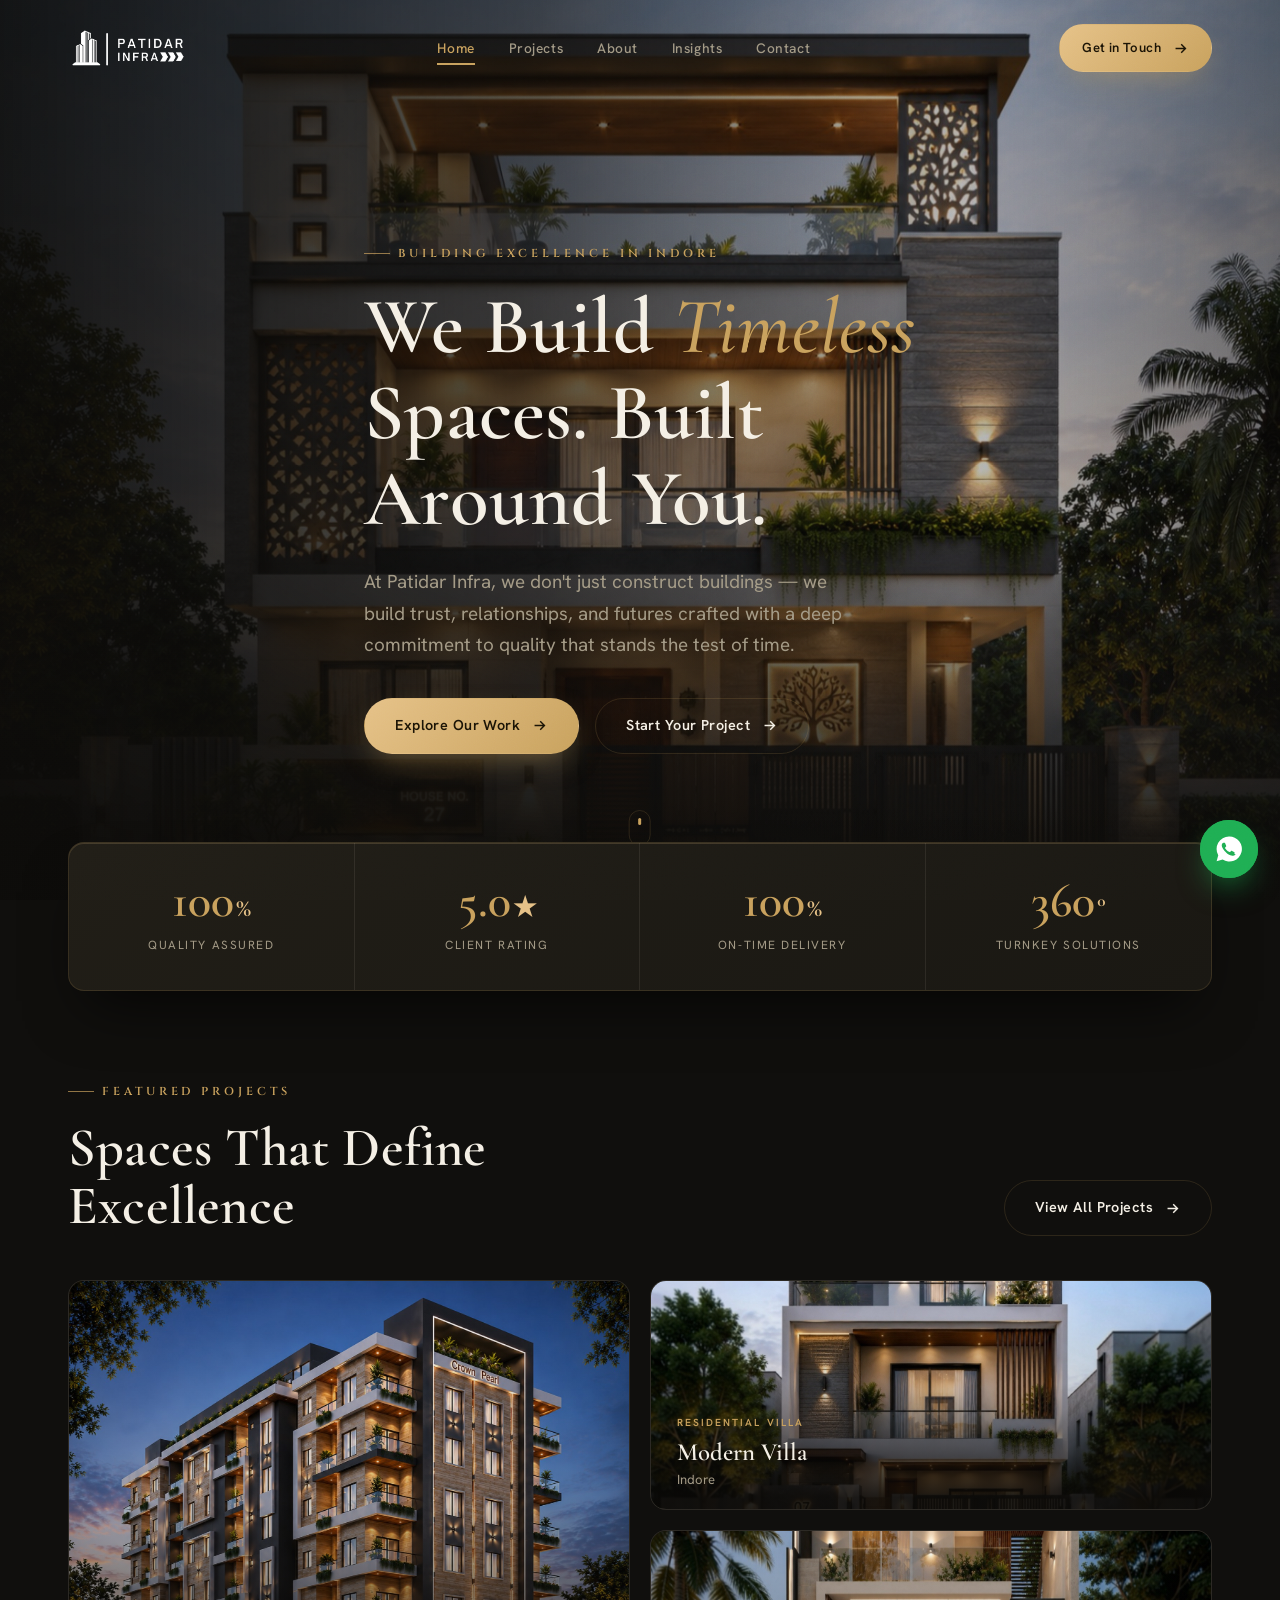
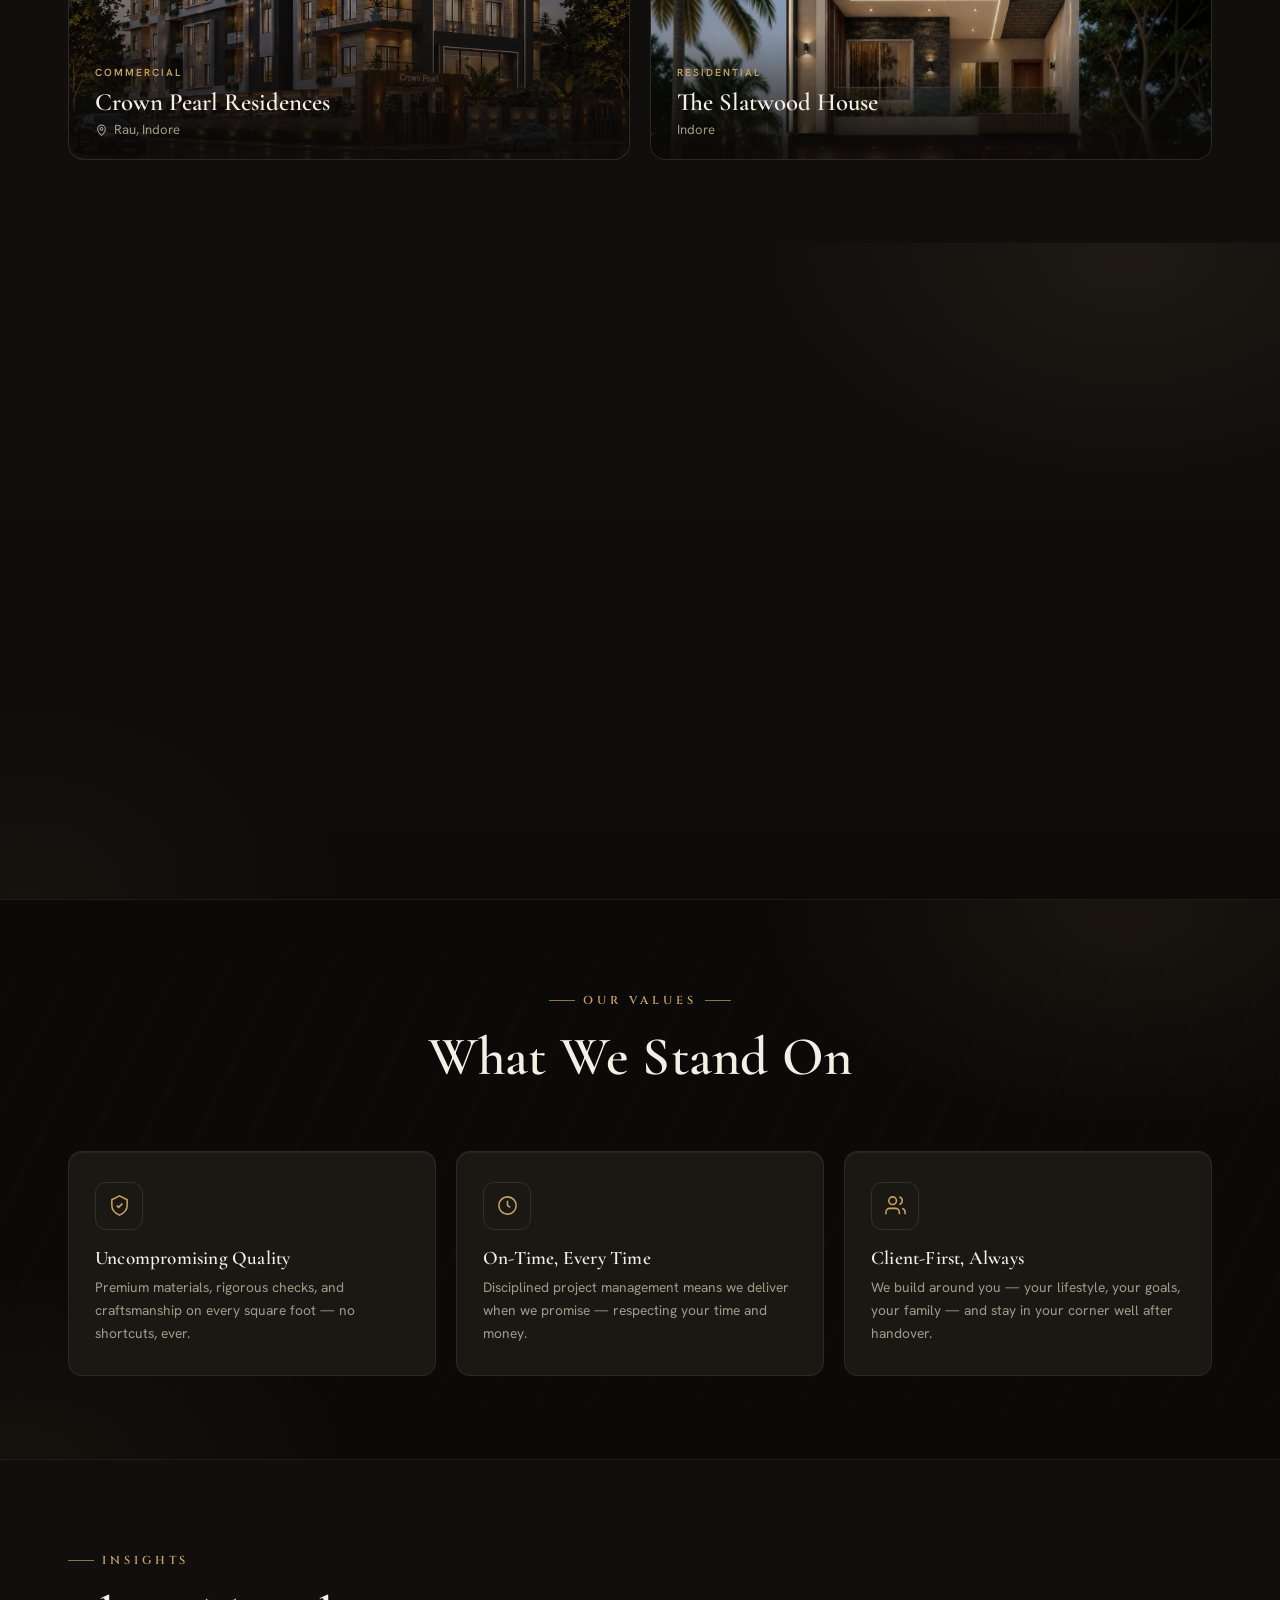
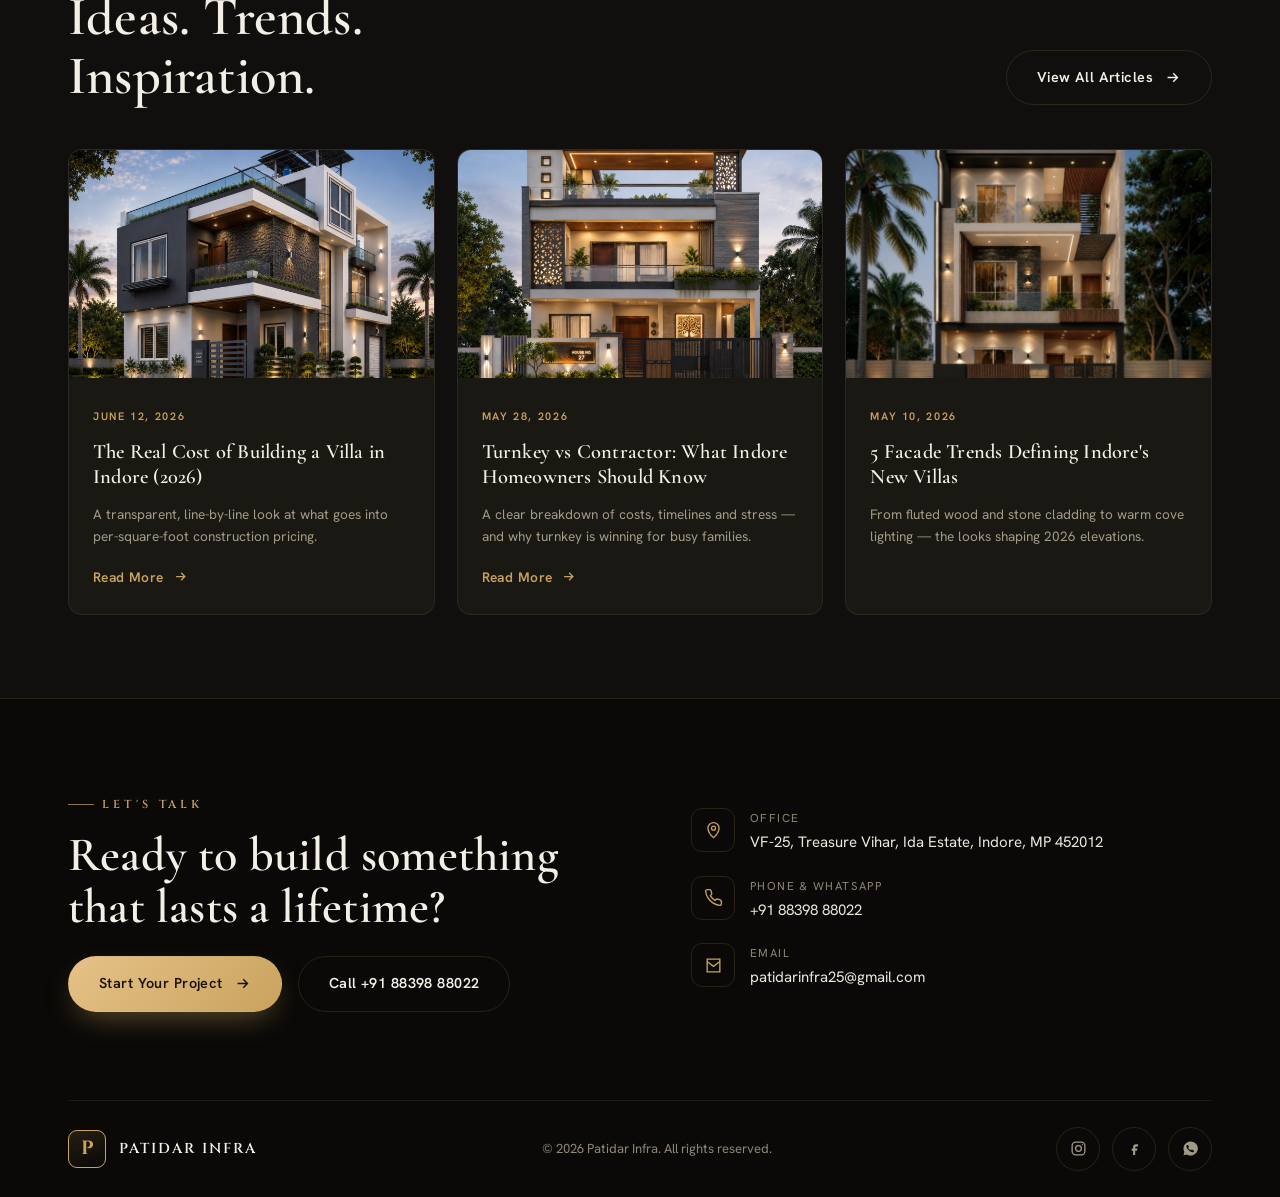
<file: index.html>
<!DOCTYPE html>
<html lang="en">
<head>
<meta charset="UTF-8" />
<meta name="viewport" content="width=device-width, initial-scale=1" />
<meta name="google-site-verification" content="9_2xvt0NDXYjwcDEQ8nlgiTHxzBd6Hl5w3xAR_VrJdo" />
<title>Patidar Infra — We Build Timeless Spaces, Built Around You | Builders in Indore</title>
<meta name="description" content="Patidar Infra is a premium construction and development firm in Indore. Residential villas, commercial builds, turnkey projects, architecture & planning, and infrastructure development." />
<meta name="theme-color" content="#100f0d" />
<link rel="canonical" href="https://patidarinfra.com/" />
<meta property="og:type" content="website" />
<meta property="og:url" content="https://patidarinfra.com/" />
<meta property="og:site_name" content="Patidar Infra" />
<meta property="og:title" content="Patidar Infra — We Build Timeless Spaces, Built Around You" />
<meta property="og:description" content="Premium construction & development in Indore — residential villas, commercial builds, turnkey projects and infrastructure." />
<meta property="og:image" content="https://patidarinfra.com/images/house-27.jpg" />
<meta property="og:locale" content="en_IN" />
<meta name="twitter:card" content="summary_large_image" />
<meta name="twitter:image" content="https://patidarinfra.com/images/house-27.jpg" />
<script type="application/ld+json">
{
  "@context": "https://schema.org",
  "@type": "GeneralContractor",
  "name": "Patidar Infra",
  "description": "Premium construction and development firm in Indore — residential villas, commercial builds, turnkey projects, architecture & planning, and infrastructure development.",
  "url": "https://patidarinfra.com/",
  "logo": "https://patidarinfra.com/images/logo.png",
  "image": "https://patidarinfra.com/images/house-27.jpg",
  "telephone": "+91-88398-88022",
  "email": "patidarinfra25@gmail.com",
  "priceRange": "₹₹",
  "address": {
    "@type": "PostalAddress",
    "streetAddress": "VF-25, Treasure Vihar, near Indore Treasure Town, Ida Estate",
    "addressLocality": "Indore",
    "addressRegion": "Madhya Pradesh",
    "postalCode": "452012",
    "addressCountry": "IN"
  },
  "areaServed": { "@type": "City", "name": "Indore" },
  "openingHoursSpecification": [{
    "@type": "OpeningHoursSpecification",
    "dayOfWeek": ["Monday","Tuesday","Wednesday","Thursday","Friday","Saturday"],
    "opens": "10:00",
    "closes": "19:00"
  }],
  "sameAs": [
    "https://www.instagram.com/patidar_infra",
    "https://www.facebook.com/share/18wKNVeyG6/"
  ]
}
</script>
<link rel="icon" href="data:image/svg+xml,%3Csvg xmlns='http://www.w3.org/2000/svg' viewBox='0 0 48 48'%3E%3Crect width='48' height='48' rx='8' fill='%23100f0d'/%3E%3Crect x='6' y='6' width='36' height='36' rx='6' fill='none' stroke='%23c9a25e' stroke-width='2'/%3E%3Ctext x='24' y='34' font-family='Georgia,serif' font-size='26' fill='%23c9a25e' text-anchor='middle'%3EP%3C/text%3E%3C/svg%3E" />
<link rel="preconnect" href="https://fonts.googleapis.com" />
<link rel="preconnect" href="https://fonts.gstatic.com" crossorigin />
<link href="https://fonts.googleapis.com/css2?family=Cinzel:wght@400;500;600;700&family=Cormorant+Garamond:ital,wght@0,400;0,500;0,600;0,700;1,400&family=Hanken+Grotesk:wght@300;400;500;600;700&display=swap" rel="stylesheet" />
<script>
/* Image fallback: try the local project photo first; if it's not there yet,
   swap to a matching stock photo so nothing ever looks broken. Drop the real
   files into images/ and they win automatically. */
window.STOCK={
  'images/crown-pearl.jpg':'https://images.unsplash.com/photo-1600585154340-be6161a56a0c?auto=format&fit=crop&w=1920&q=80',
  'images/villa-modern.jpg':'https://images.unsplash.com/photo-1600596542815-ffad4c1539a9?auto=format&fit=crop&w=1400&q=80',
  'images/villa-corner.jpg':'https://images.unsplash.com/photo-1600607687939-ce8a6c25118c?auto=format&fit=crop&w=1400&q=80',
  'images/villa-slats.jpg':'https://images.unsplash.com/photo-1568605114967-8130f3a36994?auto=format&fit=crop&w=1400&q=80',
  'images/house-27.jpg':'https://images.unsplash.com/photo-1613490493576-7fde63acd811?auto=format&fit=crop&w=1400&q=80',
  'images/modern-villa.jpg':'https://images.unsplash.com/photo-1600585154340-be6161a56a0c?auto=format&fit=crop&w=1400&q=80'
};
window.imgFallback=function(img){
  if(!img.dataset.fb){
    img.dataset.fb='1';
    var u=window.STOCK[img.getAttribute('src')];
    if(u){img.src=u;return;}
  }
  img.classList.add('missing');
};
</script>
<style>
/* ============ TOKENS ============ */
:root{
  --bg:#100f0d;
  --bg-2:#16140f;
  --surface:#1a1813;
  --surface-2:#211e17;
  --surface-3:#2a261d;
  --gold:#c9a25e;
  --gold-bright:#e6c288;
  --gold-deep:#a37e42;
  --cream:#f4efe5;
  --text:#ece7dc;
  --muted:#a39a86;
  --muted-2:#8f8674;
  --border:rgba(201,162,94,.16);
  --border-soft:rgba(244,239,229,.08);
  --danger:#e0645c;
  --ok:#6fbf8f;
  --maxw:1240px;
  --ease:cubic-bezier(.22,.61,.36,1);
  --ease-lux:cubic-bezier(.16,1,.3,1);
  --shadow:0 30px 60px -20px rgba(0,0,0,.7);
  --r:16px;
}
*{box-sizing:border-box;margin:0;padding:0}
html{scroll-behavior:smooth;-webkit-text-size-adjust:100%}
body{
  font-family:'Hanken Grotesk',system-ui,sans-serif;
  background:var(--bg);color:var(--text);
  line-height:1.65;font-size:16px;
  overflow-x:hidden;
  -webkit-font-smoothing:antialiased;
}
img{display:block;max-width:100%}
a{color:inherit;text-decoration:none}
button{font-family:inherit;cursor:pointer}
::selection{background:var(--gold);color:#1a1408}
::-webkit-scrollbar{width:11px}
::-webkit-scrollbar-track{background:var(--bg-2)}
::-webkit-scrollbar-thumb{background:var(--gold-deep);border-radius:20px;border:3px solid var(--bg-2)}

/* ============ TYPOGRAPHY ============ */
.serif{font-family:'Cormorant Garamond',Georgia,serif}
.cinzel{font-family:'Cinzel',Georgia,serif}
h1,h2,h3{font-family:'Cormorant Garamond',Georgia,serif;font-weight:600;line-height:1.08;color:var(--cream);letter-spacing:.2px}
h1{font-size:clamp(2.6rem,6.2vw,5rem)}
h1.page-title{font-size:clamp(2rem,4.6vw,3.4rem)}
h2{font-size:clamp(2rem,4.6vw,3.4rem)}
h3{font-size:clamp(1.4rem,2.4vw,1.9rem)}
p{color:var(--muted)}
.eyebrow{
  font-family:'Cinzel',serif;font-size:.72rem;font-weight:600;
  letter-spacing:.34em;text-transform:uppercase;color:var(--gold);
  display:inline-flex;align-items:center;gap:.7em;
}
.eyebrow::before{content:"";width:26px;height:1px;background:var(--gold);opacity:.7}
.eyebrow.center{justify-content:center}
.eyebrow.center::after{content:"";width:26px;height:1px;background:var(--gold);opacity:.7}
.gold-text{color:var(--gold)}
.lead{font-size:clamp(1rem,1.4vw,1.12rem);color:var(--muted);max-width:52ch}

/* ============ LAYOUT ============ */
.wrap{max-width:var(--maxw);margin-inline:auto;padding-inline:clamp(20px,5vw,48px)}
section{position:relative}
.pad{padding-block:clamp(60px,6.5vw,90px)}
.center{text-align:center}
.sec-head{max-width:640px;margin-bottom:clamp(36px,5vw,64px)}
.sec-head.center{margin-inline:auto}
.sec-head h2,.sec-head h1{margin-top:18px}
.sec-head p{margin-top:16px}

/* ============ BUTTONS ============ */
.btn{
  --pad:15px 30px;
  display:inline-flex;align-items:center;gap:11px;
  padding:var(--pad);border-radius:999px;font-size:.9rem;font-weight:600;
  letter-spacing:.03em;border:1px solid transparent;white-space:nowrap;
  transition:transform .35s var(--ease),background .3s var(--ease),color .3s,box-shadow .4s,border-color .3s;
  min-height:48px;position:relative;
}
.btn svg{width:17px;height:17px;transition:transform .4s var(--ease)}
.btn-primary{background:linear-gradient(135deg,var(--gold-bright),var(--gold));color:#1a1305;box-shadow:0 12px 30px -10px rgba(201,162,94,.5)}
.btn-primary:hover{transform:translateY(-3px);box-shadow:0 20px 40px -12px rgba(201,162,94,.6)}
.btn-primary:hover svg{transform:translateX(4px)}
.btn-ghost{background:transparent;color:var(--cream);border-color:var(--border)}
.btn-ghost:hover{border-color:var(--gold);color:var(--gold);transform:translateY(-3px)}
.btn-ghost:hover svg{transform:translateX(4px)}
.btn:focus-visible,a:focus-visible,button:focus-visible,input:focus-visible,textarea:focus-visible,select:focus-visible{
  outline:2px solid var(--gold-bright);outline-offset:3px;border-radius:8px
}
.link-arrow{display:inline-flex;align-items:center;gap:9px;color:var(--gold);font-weight:600;font-size:.86rem;letter-spacing:.03em}
.link-arrow svg{width:15px;height:15px;transition:transform .4s var(--ease)}
.link-arrow:hover svg{transform:translateX(5px)}

/* ============ HEADER ============ */
header{
  position:fixed;top:0;left:0;right:0;z-index:100;
  transition:background .4s var(--ease),backdrop-filter .4s,border-color .4s,padding .4s var(--ease);
  border-bottom:1px solid transparent;
}
header.scrolled{background:rgba(14,13,11,.82);backdrop-filter:blur(18px) saturate(140%);border-bottom-color:var(--border)}
.nav{display:flex;align-items:center;justify-content:space-between;gap:24px;padding-block:24px;transition:padding .4s var(--ease)}
header.scrolled .nav{padding-block:15px}
.brand{display:flex;align-items:center;gap:13px;cursor:pointer}
.brand-mark{
  width:44px;height:44px;flex:none;border:1.5px solid var(--gold);border-radius:11px;
  display:grid;place-items:center;font-family:'Cinzel',serif;font-weight:700;
  color:var(--gold);font-size:1.4rem;line-height:1;
  background:linear-gradient(160deg,rgba(201,162,94,.14),transparent);
  transition:transform .5s var(--ease),box-shadow .5s;
}
.brand:hover .brand-mark{transform:rotate(-4deg) scale(1.05);box-shadow:0 8px 24px -8px rgba(201,162,94,.5)}
.brand-name{font-family:'Cinzel',serif;font-weight:600;font-size:1.02rem;letter-spacing:.14em;color:var(--cream);line-height:1.1}
.brand-sub{font-size:.56rem;letter-spacing:.3em;color:var(--muted-2);text-transform:uppercase;margin-top:2px}
.brand-name,.brand-sub{white-space:nowrap}
.brand-logo{height:44px;width:auto;max-width:260px;display:block;
  /* logo artwork is dark navy — render it in warm cream so it reads on the dark header */
  filter:brightness(0) invert(1) sepia(.14) saturate(2.2) hue-rotate(3deg) brightness(1.03)}
header.scrolled .brand-logo{height:40px}
.brand-logo ~ .brand-mark,.brand-logo ~ .brand-word{display:none}
.nav-cta{--pad:11px 22px;font-size:.82rem}
nav ul{display:flex;align-items:center;gap:34px;list-style:none}
.nav-link{position:relative;font-size:.86rem;font-weight:500;letter-spacing:.04em;color:var(--muted);padding:6px 0;transition:color .3s}
.nav-link::after{content:"";position:absolute;left:0;bottom:-2px;width:100%;height:1.5px;background:var(--gold);transform:scaleX(0);transform-origin:left;transition:transform .4s var(--ease)}
.nav-link:hover{color:var(--cream)}
.nav-link.active{color:var(--gold)}
.nav-link.active::after,.nav-link:hover::after{transform:scaleX(1)}
.nav-right{display:flex;align-items:center;gap:18px}
.menu-btn{display:none;width:46px;height:46px;border:1px solid var(--border);border-radius:11px;background:transparent;flex-direction:column;gap:5px;align-items:center;justify-content:center}
.menu-btn span{width:20px;height:1.8px;background:var(--cream);transition:.35s var(--ease);border-radius:2px}
.menu-btn.open span:nth-child(1){transform:translateY(6.8px) rotate(45deg)}
.menu-btn.open span:nth-child(2){opacity:0}
.menu-btn.open span:nth-child(3){transform:translateY(-6.8px) rotate(-45deg)}

/* ============ VIEWS / ROUTER ============ */
.view{display:none;animation:viewIn .6s var(--ease)}
.view.active{display:block}
@keyframes viewIn{from{opacity:0;transform:translateY(14px)}to{opacity:1;transform:none}}
.page-top{padding-top:clamp(120px,16vw,180px)}

/* ============ HERO ============ */
.hero{min-height:100vh;min-height:100dvh;display:flex;align-items:center;position:relative;overflow:hidden;padding-top:90px}
.hero-bg{position:absolute;inset:0;z-index:0}
.hero-bg img{width:100%;height:100%;object-fit:cover;object-position:center 20%;transform:scale(1.08);animation:heroZoom 18s var(--ease) forwards}
.hero-bg img.missing{opacity:0;animation:none}
@keyframes heroZoom{to{transform:scale(1)}}
.hero-bg::after{content:"";position:absolute;inset:0;background:
  linear-gradient(90deg,rgba(12,11,9,.94) 0%,rgba(12,11,9,.7) 42%,rgba(12,11,9,.28) 75%,rgba(12,11,9,.55) 100%),
  linear-gradient(0deg,var(--bg) 2%,transparent 40%)}
.hero-fallback{position:absolute;inset:0;background:radial-gradient(120% 90% at 75% 20%,#2c2114,#12100c 60%);z-index:-1}
.hero-inner{position:relative;z-index:2;max-width:760px;padding-block:60px}
.hero h1{margin:22px 0 24px}
.hero h1 em{font-style:italic;color:var(--gold);font-weight:500}
.hero .lead{font-size:clamp(1.02rem,1.5vw,1.18rem);max-width:46ch}
.hero .lead-sm{display:none}
.hero-cta{display:flex;flex-wrap:wrap;gap:16px;margin-top:38px}
.scroll-ind{position:absolute;bottom:30px;left:50%;transform:translateX(-50%);z-index:2;display:flex;flex-direction:column;align-items:center;gap:8px;color:var(--muted);font-size:.62rem;letter-spacing:.28em;text-transform:uppercase}
.scroll-ind .mouse{width:22px;height:36px;border:1.5px solid var(--border);border-radius:12px;position:relative}
.scroll-ind .mouse::after{content:"";position:absolute;top:7px;left:50%;transform:translateX(-50%);width:3px;height:7px;border-radius:2px;background:var(--gold);animation:scrolldot 1.8s var(--ease) infinite}
@keyframes scrolldot{0%{opacity:0;transform:translate(-50%,0)}40%{opacity:1}80%{opacity:0;transform:translate(-50%,11px)}}

/* ============ STATS BAND ============ */
.stats{margin-top:-58px;position:relative;z-index:5}
.stats-inner{background:linear-gradient(150deg,var(--surface-2),var(--surface));border:1px solid var(--border);border-radius:var(--r);box-shadow:var(--shadow);display:grid;grid-template-columns:repeat(4,1fr);overflow:hidden}
.stat{padding:34px 26px;text-align:center;position:relative;border-right:1px solid var(--border-soft)}
.stat:last-child{border-right:none}
.stat .num{font-family:'Cormorant Garamond',serif;font-weight:600;font-size:clamp(2.1rem,3.8vw,3rem);color:var(--gold);line-height:1;display:flex;align-items:baseline;justify-content:center;gap:2px}
.stat .num .sym{font-size:.55em;color:var(--gold-bright)}
.stat .lbl{margin-top:11px;font-size:.74rem;letter-spacing:.13em;text-transform:uppercase;color:var(--muted)}

/* ============ FEATURED PROJECTS ============ */
.feat-grid{display:grid;grid-template-columns:1fr 1fr;grid-template-rows:auto auto;gap:20px}
.pcard{position:relative;overflow:hidden;border-radius:var(--r);border:1px solid var(--border-soft);background:var(--surface);min-height:230px;display:block;cursor:pointer}
.pcard.tall{grid-row:span 2;min-height:480px}
.img-wrap{position:absolute;inset:0;background:linear-gradient(150deg,#2a2115,#161310)}
.img-wrap img{width:100%;height:100%;object-fit:cover;transition:transform 1s var(--ease),opacity .5s}
.img-wrap img.missing{opacity:0}
.pcard:hover .img-wrap img{transform:scale(1.08)}
.pcard::after{content:"";position:absolute;inset:0;background:linear-gradient(0deg,rgba(10,9,7,.9) 5%,rgba(10,9,7,.15) 55%,transparent);transition:opacity .5s;z-index:1}
.pcard-body{position:absolute;left:0;right:0;bottom:0;z-index:2;padding:26px;transform:translateY(8px);transition:transform .5s var(--ease)}
.pcard:hover .pcard-body{transform:translateY(0)}
.pcard-tag{font-size:.64rem;letter-spacing:.2em;text-transform:uppercase;color:var(--gold);font-weight:600}
.pcard-title{font-family:'Cormorant Garamond',serif;font-size:1.55rem;font-weight:600;color:var(--cream);margin-top:6px;line-height:1.15}
.pcard-loc{font-size:.82rem;color:var(--muted);margin-top:3px;display:flex;align-items:center;gap:6px}
.pcard-go{position:absolute;top:20px;right:20px;z-index:2;width:42px;height:42px;border-radius:50%;border:1px solid var(--border);background:rgba(20,17,12,.5);backdrop-filter:blur(6px);display:grid;place-items:center;color:var(--gold);opacity:0;transform:translateY(-6px);transition:.5s var(--ease)}
.pcard:hover .pcard-go{opacity:1;transform:translateY(0)}
.pcard-go svg{width:16px;height:16px}

/* ============ SERVICES ============ */
.services{background:linear-gradient(180deg,var(--bg),#0c0b09)}
.svc-top{display:grid;grid-template-columns:1fr 1fr;gap:40px;align-items:end;margin-bottom:52px}
.svc-grid{display:grid;grid-template-columns:repeat(5,1fr);gap:16px}
.svc{padding:30px 24px;border:1px solid var(--border-soft);border-radius:14px;background:linear-gradient(170deg,var(--surface),rgba(26,24,19,.4));transition:transform .5s var(--ease),border-color .4s,background .5s;position:relative;overflow:hidden}
.svc::before{content:"";position:absolute;left:0;top:0;height:2px;width:0;background:linear-gradient(90deg,var(--gold),transparent);transition:width .6s var(--ease)}
.svc:hover{transform:translateY(-8px);border-color:var(--border);background:linear-gradient(170deg,var(--surface-2),var(--surface))}
.svc:hover::before{width:100%}
.svc-ic{width:52px;height:52px;border-radius:12px;border:1px solid var(--border);display:grid;place-items:center;color:var(--gold);margin-bottom:20px;transition:.5s var(--ease)}
.svc-ic svg{width:26px;height:26px}
.svc:hover .svc-ic{background:var(--gold);color:#1a1305;transform:rotate(-6deg)}
.svc h3{font-size:1.24rem;margin-bottom:9px}
.svc p{font-size:.86rem;line-height:1.6}

/* ============ PROCESS ============ */
.process{background:#0b0a08;border-block:1px solid var(--border-soft)}
.steps{display:grid;grid-template-columns:repeat(5,1fr);gap:16px;margin-top:30px;position:relative}
.step{position:relative;background:linear-gradient(170deg,var(--surface),rgba(20,18,13,.4));border:1px solid var(--border-soft);border-radius:16px;padding:30px 22px 28px;overflow:hidden;transition:transform .5s var(--ease-lux),border-color .45s,background .5s}
/* large ghost number = depth + step identity */
.step .step-num{position:absolute;top:12px;right:18px;font-family:'Cormorant Garamond',serif;font-weight:600;font-size:3.3rem;line-height:1;color:rgba(201,162,94,.13);transition:color .5s;pointer-events:none}
.step:hover{transform:translateY(-8px);border-color:var(--border);background:linear-gradient(170deg,var(--surface-2),var(--surface))}
.step:hover .step-num{color:rgba(230,194,136,.28)}
.step-coin{width:54px;height:54px;border-radius:14px;border:1px solid var(--border);display:grid;place-items:center;color:var(--gold);margin-bottom:20px;transition:.5s var(--ease-lux);background:linear-gradient(160deg,rgba(201,162,94,.1),transparent)}
.step-coin svg{width:25px;height:25px}
.step:hover .step-coin{background:var(--gold);color:#1a1305;transform:rotate(-6deg)}
.step h3{font-size:1.22rem;margin-bottom:9px}
.step p{font-size:.85rem;line-height:1.55}
/* chevron connector between steps — echoes the logo mark */
.step:not(:last-child)::after{content:"";position:absolute;top:44px;right:-15px;width:13px;height:13px;transform:translateX(50%) rotate(45deg);border-top:2px solid var(--gold-deep);border-right:2px solid var(--gold-deep);z-index:3;transition:border-color .4s}
.step:not(:last-child):hover::after{border-color:var(--gold)}

/* ============ CTA BAND ============ */
.cta-band{position:relative;overflow:hidden;border-radius:var(--r);border:1px solid var(--border);background:linear-gradient(130deg,var(--surface-2),var(--surface));padding:clamp(40px,6vw,72px);text-align:center}
.cta-band::before{content:"";position:absolute;inset:0;background:radial-gradient(60% 120% at 50% 0%,rgba(201,162,94,.12),transparent 70%)}
.cta-band>*{position:relative}
.cta-band h2{margin:16px 0 26px}
.cta-actions{display:flex;gap:16px;justify-content:center;flex-wrap:wrap}

/* ============ INSIGHTS ============ */
.ins-grid{display:grid;grid-template-columns:repeat(3,1fr);gap:22px}
.ins{border:1px solid var(--border-soft);border-radius:14px;overflow:hidden;background:var(--surface);transition:transform .5s var(--ease),border-color .4s;cursor:pointer}
.ins:hover{transform:translateY(-8px);border-color:var(--border)}
.ins-img{aspect-ratio:16/10;position:relative;overflow:hidden;background:linear-gradient(150deg,#2a2115,#161310)}
.ins-img img{width:100%;height:100%;object-fit:cover;transition:transform 1s var(--ease)}
.ins-img img.missing{opacity:0}
.ins:hover .ins-img img{transform:scale(1.07)}
.ins-body{padding:24px}
.ins-date{font-size:.68rem;letter-spacing:.15em;text-transform:uppercase;color:var(--gold);font-weight:600}
.ins-body h3{font-size:1.28rem;margin:10px 0 14px;line-height:1.22}
.ins-body p{font-size:.85rem;margin-bottom:16px}

/* ============ ARTICLE READER ============ */
.reader{position:fixed;inset:0;z-index:300;display:flex;justify-content:center;opacity:0;pointer-events:none;transition:opacity .35s var(--ease)}
.reader.open{opacity:1;pointer-events:auto}
.reader-scrim{position:absolute;inset:0;background:rgba(6,5,4,.74);backdrop-filter:blur(6px)}
.reader-panel{position:relative;z-index:1;height:100%;width:min(840px,100%);transform:translateY(28px);background:var(--bg-2);overflow-y:auto;overflow-x:hidden;transition:transform .5s var(--ease-lux);box-shadow:0 0 100px rgba(0,0,0,.7);scrollbar-width:thin;scrollbar-color:var(--gold-deep) transparent}
.reader.open .reader-panel{transform:none}
.reader-topbar{position:sticky;top:0;z-index:5;display:flex;align-items:center;justify-content:space-between;padding:14px clamp(20px,4vw,40px);background:var(--bg-2);border-bottom:1px solid var(--border-soft)}
.reader-brand{font-size:.62rem;letter-spacing:.28em;text-transform:uppercase;color:var(--gold)}
.reader-close{width:42px;height:42px;border-radius:50%;border:1px solid var(--border);background:var(--surface);color:var(--cream);display:grid;place-items:center;transition:.3s var(--ease);flex:none}
.reader-close:hover{background:var(--gold);color:#1a1305;border-color:var(--gold);transform:rotate(90deg)}
.reader-close svg{width:18px;height:18px}
.reader-cover{max-width:680px;margin:26px auto 0;padding:0 clamp(22px,5vw,40px)}
.reader-cover img{width:100%;height:auto;display:block;border-radius:16px;border:1px solid var(--border-soft);box-shadow:0 24px 50px -24px rgba(0,0,0,.7)}  /* framed, inset — full image, never cropped, no edge seam */
.reader-content{max-width:680px;margin:0 auto;padding:34px clamp(22px,5vw,40px) 72px}
.reader-meta{font-size:.72rem;letter-spacing:.14em;text-transform:uppercase;color:var(--gold);font-weight:600;display:flex;gap:10px;align-items:center}
.reader-dot{opacity:.5}
.reader-h1{font-size:clamp(2rem,4.4vw,3rem);line-height:1.1;margin:14px 0 28px;color:var(--cream)}
.reader-body{color:#d3ccbe;font-size:1.05rem;line-height:1.78}
.reader-body p{margin-bottom:1.15em}
.reader-body em{color:var(--cream);font-style:italic}
.reader-body strong{color:var(--cream);font-weight:600}
.reader-body h3{font-family:'Cormorant Garamond',serif;font-weight:600;font-size:clamp(1.5rem,3vw,1.9rem);color:var(--gold-bright);line-height:1.2;margin:1.7em 0 .5em}
.reader-body h4{font-family:'Hanken Grotesk',sans-serif;font-weight:600;font-size:1.06rem;color:var(--cream);margin:1.4em 0 .25em}
.reader-body ul{margin:0 0 1.3em;padding-left:0;list-style:none}
.reader-body li{position:relative;padding-left:26px;margin-bottom:.55em}
.reader-body li::before{content:"";position:absolute;left:3px;top:.6em;width:7px;height:7px;border:1.5px solid var(--gold);transform:rotate(45deg)}
.reader-cta{margin-top:44px;padding:26px 28px;border:1px solid var(--border);border-radius:var(--r);background:linear-gradient(140deg,var(--surface-2),var(--surface));display:flex;align-items:center;justify-content:space-between;gap:22px;flex-wrap:wrap}
.reader-cta-h{font-family:'Cormorant Garamond',serif;font-size:1.5rem;color:var(--cream);line-height:1.15}
.reader-cta p{font-size:.9rem;margin-top:4px}
.ins.has-article{cursor:pointer}
@media(max-width:600px){
  .reader-cta{flex-direction:column;align-items:stretch;text-align:center}
  .reader-cta .btn{justify-content:center}
}
@media(prefers-reduced-motion:reduce){ .reader-panel{transition:none} }

/* ============ FOOTER ============ */
footer{background:#0a0907;border-top:1px solid var(--border);position:relative;overflow:hidden}
.foot-cta{display:grid;grid-template-columns:1.1fr 1fr;gap:50px;padding-block:clamp(56px,7vw,88px);align-items:center;border-bottom:1px solid var(--border-soft)}
.foot-cta h2{font-size:clamp(2rem,4vw,3rem)}
.foot-contact{display:grid;gap:20px}
.fc-row{display:flex;gap:15px;align-items:flex-start}
.fc-ic{width:44px;height:44px;flex:none;border-radius:11px;border:1px solid var(--border);display:grid;place-items:center;color:var(--gold)}
.fc-ic svg{width:19px;height:19px}
.fc-row a,.fc-row span{color:var(--text);font-size:.94rem;line-height:1.5}
.fc-row small{display:block;color:var(--muted-2);font-size:.72rem;letter-spacing:.12em;text-transform:uppercase;margin-bottom:2px}
.fc-row a:hover{color:var(--gold)}
.foot-bottom{display:flex;justify-content:space-between;align-items:center;gap:20px;flex-wrap:wrap;padding-block:26px;color:var(--muted-2);font-size:.82rem}
.socials{display:flex;gap:12px}
.socials a{width:44px;height:44px;border-radius:50%;border:1px solid var(--border);display:grid;place-items:center;color:var(--muted);transition:.35s var(--ease)}
.socials a:hover{color:#1a1305;background:var(--gold);border-color:var(--gold);transform:translateY(-3px)}
.socials svg{width:17px;height:17px}

/* ============ PROJECTS PAGE ============ */
.filters{display:flex;gap:12px;flex-wrap:wrap;margin-bottom:36px}
.filter{padding:10px 22px;border-radius:999px;border:1px solid var(--border);background:transparent;color:var(--muted);font-size:.82rem;font-weight:500;letter-spacing:.04em;transition:.3s var(--ease);min-height:44px}
.filter:hover{color:var(--cream);border-color:var(--gold-deep)}
.filter.active{background:var(--gold);color:#1a1305;border-color:var(--gold)}
.gallery{display:grid;grid-template-columns:repeat(3,1fr);gap:20px}
.gcard{position:relative;overflow:hidden;border-radius:var(--r);border:1px solid var(--border-soft);aspect-ratio:4/3.4;cursor:pointer;transition:opacity .5s,transform .5s var(--ease)}
.gcard.hide{display:none}
.gcard .img-wrap img{transition:transform 1s var(--ease)}
.gcard:hover .img-wrap img{transform:scale(1.08)}
.gcard::after{content:"";position:absolute;inset:0;background:linear-gradient(0deg,rgba(9,8,6,.92) 4%,rgba(9,8,6,.1) 52%,transparent);z-index:1}
.gcard-body{position:absolute;left:0;right:0;bottom:0;z-index:2;padding:24px}

/* ============ ABOUT PAGE ============ */
.about-hero{display:grid;grid-template-columns:1.05fr .95fr;gap:56px;align-items:center}
.about-img{position:relative;border-radius:var(--r);overflow:hidden;aspect-ratio:4/4.4;border:1px solid var(--border-soft);background:linear-gradient(150deg,#2a2115,#161310)}
.about-img img{width:100%;height:100%;object-fit:cover}
.about-img img.missing{opacity:0}
.about-badge{position:absolute;bottom:24px;left:24px;right:24px;background:rgba(14,12,9,.72);backdrop-filter:blur(12px);border:1px solid var(--border);border-radius:12px;padding:20px 24px}
.about-badge .q{font-family:'Cormorant Garamond',serif;font-style:italic;font-size:1.25rem;color:var(--cream);line-height:1.3}
.values{display:grid;grid-template-columns:repeat(3,1fr);gap:20px}
.value{padding:30px 26px;border:1px solid var(--border-soft);border-radius:14px;background:var(--surface);transition:.5s var(--ease)}
.value:hover{transform:translateY(-6px);border-color:var(--border)}
.value .vi{width:48px;height:48px;border-radius:11px;border:1px solid var(--border);display:grid;place-items:center;color:var(--gold);margin-bottom:18px}
.value .vi svg{width:23px;height:23px}
.value h3{font-size:1.2rem;margin-bottom:8px}
.value p{font-size:.86rem}
.why{display:grid;grid-template-columns:repeat(2,1fr);gap:18px 44px}
.why-item{display:flex;gap:16px;padding:20px 0;border-top:1px solid var(--border-soft)}
.why-item .n{font-family:'Cormorant Garamond',serif;font-size:1.6rem;color:var(--gold);font-weight:600;line-height:1}
.why-item h3{font-size:1.12rem;margin-bottom:5px}
.why-item p{font-size:.86rem}

/* ============ CONTACT PAGE ============ */
.contact-grid{display:grid;grid-template-columns:1fr 1.1fr;gap:50px;align-items:start}
.contact-info{display:grid;gap:14px}
.ci-card{display:flex;gap:16px;padding:22px;border:1px solid var(--border-soft);border-radius:14px;background:var(--surface);transition:.4s var(--ease)}
.ci-card:hover{border-color:var(--border);transform:translateX(4px)}
.ci-card .fc-ic{background:linear-gradient(160deg,rgba(201,162,94,.14),transparent)}
.ci-card h3{font-size:1.02rem;font-family:'Hanken Grotesk',sans-serif;font-weight:600;color:var(--cream);margin-bottom:3px}
.ci-card a,.ci-card p{font-size:.9rem;color:var(--muted)}
.ci-card a:hover{color:var(--gold)}
.form-card{background:linear-gradient(160deg,var(--surface-2),var(--surface));border:1px solid var(--border);border-radius:var(--r);padding:clamp(28px,4vw,44px)}
.field{margin-bottom:20px}
.field label{display:block;font-size:.78rem;letter-spacing:.06em;color:var(--muted);margin-bottom:8px;font-weight:500}
.field label .req{color:var(--gold)}
.field input,.field select,.field textarea{
  width:100%;padding:14px 16px;background:var(--bg-2);border:1px solid var(--border-soft);
  border-radius:11px;color:var(--cream);font-family:inherit;font-size:.95rem;
  transition:border-color .3s,box-shadow .3s;min-height:50px;
}
.field textarea{resize:vertical;min-height:120px}
.field input:focus,.field select:focus,.field textarea:focus{outline:none;border-color:var(--gold);box-shadow:0 0 0 3px rgba(201,162,94,.12)}
.field.invalid input,.field.invalid select,.field.invalid textarea{border-color:var(--danger)}
.field .err{display:none;color:var(--danger);font-size:.76rem;margin-top:6px}
.field.invalid .err{display:block}
.form-row{display:grid;grid-template-columns:1fr 1fr;gap:16px}
.form-note{font-size:.78rem;color:var(--muted-2);margin-top:6px}
.form-success{display:none;text-align:center;padding:20px 0}
.form-success.show{display:block;animation:viewIn .5s var(--ease)}
.form-success .check{width:66px;height:66px;border-radius:50%;background:rgba(111,191,143,.14);border:1px solid var(--ok);display:grid;place-items:center;margin:0 auto 18px;color:var(--ok)}
.form-success .check svg{width:30px;height:30px}
select{appearance:none;background-image:url("data:image/svg+xml,%3Csvg xmlns='http://www.w3.org/2000/svg' width='12' height='8' viewBox='0 0 12 8'%3E%3Cpath d='M1 1l5 5 5-5' stroke='%23c9a25e' stroke-width='1.5' fill='none'/%3E%3C/svg%3E");background-repeat:no-repeat;background-position:right 18px center}

/* ============ WHATSAPP FAB ============ */
.fab{position:fixed;right:22px;bottom:22px;z-index:90;width:58px;height:58px;border-radius:50%;background:#1faf54;display:grid;place-items:center;box-shadow:0 14px 30px -8px rgba(31,175,84,.6);transition:transform .4s var(--ease);color:#fff}
.fab:hover{transform:scale(1.08) translateY(-2px)}
.fab svg{width:30px;height:30px}
.fab::after{content:"";position:absolute;inset:0;border-radius:50%;border:2px solid #1faf54;animation:pulse 2.4s var(--ease) infinite}
@keyframes pulse{0%{transform:scale(1);opacity:.7}100%{transform:scale(1.7);opacity:0}}

/* ============ REVEAL ============ */
.reveal{opacity:0;transform:translateY(26px);filter:blur(7px);transition:opacity .85s var(--ease-lux),transform .95s var(--ease-lux),filter .85s var(--ease-lux)}
.reveal.in{opacity:1;transform:none;filter:blur(0)}
.reveal[data-d="1"]{transition-delay:.08s}
.reveal[data-d="2"]{transition-delay:.16s}
.reveal[data-d="3"]{transition-delay:.24s}
.reveal[data-d="4"]{transition-delay:.32s}

/* ============ RESPONSIVE ============ */
@media(max-width:1024px){
  nav ul{display:none}
  .menu-btn{display:flex}
  .nav-cta{display:none}
  .svc-grid{grid-template-columns:repeat(3,1fr)}
  .steps{grid-template-columns:repeat(3,1fr);gap:18px}
  .step:not(:last-child)::after{display:none}
  .foot-cta{grid-template-columns:1fr;gap:36px}
  .about-hero{grid-template-columns:1fr;gap:36px}
  .about-img{aspect-ratio:16/12;max-height:460px}
}
@media(max-width:760px){
  .stats-inner{grid-template-columns:1fr 1fr}
  .stat:nth-child(2){border-right:none}
  .stat:nth-child(1),.stat:nth-child(2){border-bottom:1px solid var(--border-soft)}
  .feat-grid{grid-template-columns:1fr}
  .pcard.tall{grid-row:span 1;min-height:320px}
  .pcard{min-height:280px}
  .svc-grid{grid-template-columns:1fr 1fr}
  .svc-top{grid-template-columns:1fr;gap:20px}
  .gallery{grid-template-columns:1fr 1fr}
  .ins-grid{grid-template-columns:1fr;gap:18px}
  .steps{grid-template-columns:1fr 1fr}
  .values{grid-template-columns:1fr}
  .why{grid-template-columns:1fr}
  .contact-grid{grid-template-columns:1fr;gap:30px}
  .foot-bottom{flex-direction:column;text-align:center}
  .form-row{grid-template-columns:1fr}
}
@media(max-width:520px){
  /* Hero declutter: eyebrow on one line, shorter copy, one primary CTA + text link */
  .hero .eyebrow{font-size:.6rem;letter-spacing:.16em}
  .hero .lead-full{display:none}
  .hero .lead-sm{display:block}
  .hero-cta{flex-direction:column;align-items:stretch;gap:6px;margin-top:30px}
  .hero-cta .btn-primary{width:100%;justify-content:center}
  .hero-cta .btn-ghost{width:auto;align-self:center;min-height:auto;padding:12px 10px;border:none;background:none;color:var(--gold)}
  .hero-cta .btn-ghost:hover{transform:none;border:none;color:var(--gold-bright)}
}
@media(max-width:440px){
  .svc-grid{grid-template-columns:1fr}
  .gallery{grid-template-columns:1fr}
  .steps{grid-template-columns:1fr}
}

/* ============ MOBILE MENU ============ */
.mobile-menu{position:fixed;inset:0;z-index:99;background:rgba(11,10,8,.97);backdrop-filter:blur(20px);display:flex;flex-direction:column;justify-content:center;align-items:center;gap:8px;opacity:0;pointer-events:none;transition:opacity .4s var(--ease)}
.mobile-menu.open{opacity:1;pointer-events:auto}
.mobile-menu a{font-family:'Cormorant Garamond',serif;font-size:1.9rem;color:var(--muted);padding:10px;transition:.3s}
.mobile-menu a.active,.mobile-menu a:hover{color:var(--gold)}
.mobile-menu .btn{margin-top:22px}
.mobile-menu .btn-primary,.mobile-menu .btn-primary:hover{color:#1a1305;font-family:'Hanken Grotesk',sans-serif;font-size:.95rem}

/* ============ EXPENSIVE ATMOSPHERE ============ */
/* Fine film grain across the whole page — the single biggest "expensive" tell */
body::after{content:"";position:fixed;inset:0;z-index:9998;pointer-events:none;opacity:.05;mix-blend-mode:overlay;
  background-image:url("data:image/svg+xml,%3Csvg xmlns='http://www.w3.org/2000/svg' width='160' height='160'%3E%3Cfilter id='n'%3E%3CfeTurbulence type='fractalNoise' baseFrequency='0.9' numOctaves='2' stitchTiles='stitch'/%3E%3C/filter%3E%3Crect width='100%25' height='100%25' filter='url(%23n)'/%3E%3C/svg%3E")}

/* Asymmetric gold glow + faint drafting-paper hairlines in the dark lower sections */
.services,.process{isolation:isolate}
.services::before,.process::before{content:"";position:absolute;inset:0;z-index:-1;pointer-events:none;
  background:radial-gradient(46% 62% at 88% 2%,rgba(201,162,94,.075),transparent 62%),
            radial-gradient(44% 58% at 2% 100%,rgba(201,162,94,.05),transparent 58%)}
.process::after{content:"";position:absolute;inset:0;z-index:-1;pointer-events:none;opacity:.7;
  background-image:repeating-linear-gradient(116deg,transparent 0 46px,rgba(201,162,94,.03) 46px 47px);
  -webkit-mask-image:linear-gradient(180deg,transparent,#000 20%,#000 80%,transparent);
          mask-image:linear-gradient(180deg,transparent,#000 20%,#000 80%,transparent)}
.cta-band{isolation:isolate}
.cta-band::after{content:"";position:absolute;inset:0;z-index:-1;pointer-events:none;border-radius:inherit;opacity:.6;
  background-image:repeating-linear-gradient(116deg,transparent 0 40px,rgba(201,162,94,.032) 40px 41px)}
/* Milled-metal top edge on the stat band & cards */
.stats-inner{box-shadow:inset 0 1px 0 rgba(230,194,136,.18),var(--shadow)}
.svc,.value{position:relative}
.svc::after,.value::after{content:"";position:absolute;inset:0;border-radius:inherit;pointer-events:none;box-shadow:inset 0 1px 0 rgba(244,239,229,.06)}

/* ============ HANDCRAFTED MICRO-INTERACTIONS ============ */
/* Scroll progress hairline */
.scroll-progress{position:fixed;top:0;left:0;height:2px;width:100%;transform:scaleX(0);transform-origin:0 50%;
  background:linear-gradient(90deg,var(--gold-deep),var(--gold-bright));z-index:250;pointer-events:none;will-change:transform}
/* Light sweep across primary buttons */
.btn-primary{overflow:hidden}
.btn-primary::before{content:"";position:absolute;top:0;bottom:0;left:-140%;width:55%;pointer-events:none;
  background:linear-gradient(100deg,transparent,rgba(255,255,255,.45),transparent);transform:skewX(-16deg)}
.btn-primary:hover::before{animation:sheen .9s var(--ease-lux)}
@keyframes sheen{from{left:-140%}to{left:170%}}
/* Cards get 3D depth via JS; give them the perspective transition */
.pcard,.gcard{will-change:transform}
/* Eyebrow rule draws itself in when its section reveals */
.reveal .eyebrow::before{width:0;transition:width .7s var(--ease-lux) .15s}
.reveal.in .eyebrow::before{width:26px}
/* Nav / focus for non-native clickable elements */
[data-nav]{cursor:pointer}
[role="link"]:focus-visible{outline:2px solid var(--gold-bright);outline-offset:4px;border-radius:8px}
/* Staggered hero entrance */
.hero-inner>.eyebrow{animation:heroUp .9s var(--ease-lux) both}
.hero-inner>h1{animation:heroUp 1s var(--ease-lux) .1s both}
.hero-inner>.lead{animation:heroUp 1s var(--ease-lux) .22s both}
.hero-inner>.hero-cta{animation:heroUp 1s var(--ease-lux) .34s both}
@keyframes heroUp{from{opacity:0;transform:translateY(28px);filter:blur(8px)}to{opacity:1;transform:none;filter:blur(0)}}

/* ============ MOBILE: designed, not shrunk ============ */
@media(max-width:760px){
  /* Featured projects: clean full-width editorial stack — no awkward peek or clipped titles */
  .feat-grid{display:grid;grid-template-columns:1fr;gap:16px}
  .feat-grid>.pcard{min-height:300px;grid-row:auto}
  .feat-grid>.pcard.tall{min-height:384px;grid-row:auto}  /* Crown Pearl a touch taller = hierarchy */
  /* Captions always visible on touch (no hover to rely on) */
  .pcard .pcard-body{transform:none}
}

@media(prefers-reduced-motion:reduce){
  *,*::before,*::after{animation-duration:.01ms!important;animation-iteration-count:1!important;transition-duration:.01ms!important;scroll-behavior:auto!important}
  .reveal{opacity:1;transform:none;filter:none}
  .reveal .eyebrow::before{width:26px}
  .hero-bg img{transform:none;animation:none}
  .hero-inner>*{opacity:1;transform:none;filter:none}
  body::after{display:none}
}
</style>
</head>
<body>
<div class="scroll-progress" id="scrollProgress" aria-hidden="true"></div>

<!-- ================= HEADER ================= -->
<header id="header">
  <div class="wrap nav">
    <div class="brand" data-nav="home" aria-label="Patidar Infra home">
      <img class="brand-logo" src="images/logo.png" alt="Patidar Infra" onerror="this.remove()" />
      <div class="brand-mark">P</div>
      <div class="brand-word">
        <div class="brand-name">PATIDAR INFRA</div>
        <div class="brand-sub">Builders &amp; Developers</div>
      </div>
    </div>
    <nav aria-label="Primary">
      <ul>
        <li><a class="nav-link" href="#home" data-nav="home">Home</a></li>
        <li><a class="nav-link" href="#projects" data-nav="projects">Projects</a></li>
        <li><a class="nav-link" href="#about" data-nav="about">About</a></li>
        <li><a class="nav-link" href="#insights" data-nav="insights">Insights</a></li>
        <li><a class="nav-link" href="#contact" data-nav="contact">Contact</a></li>
      </ul>
    </nav>
    <div class="nav-right">
      <a class="btn btn-primary nav-cta" href="#contact" data-nav="contact">Get in Touch
        <svg viewBox="0 0 24 24" fill="none" stroke="currentColor" stroke-width="2"><path d="M5 12h14M13 6l6 6-6 6"/></svg>
      </a>
      <button class="menu-btn" id="menuBtn" aria-label="Open menu" aria-expanded="false"><span></span><span></span><span></span></button>
    </div>
  </div>
</header>

<div class="mobile-menu" id="mobileMenu">
  <a class="nav-link" href="#home" data-nav="home">Home</a>
  <a class="nav-link" href="#projects" data-nav="projects">Projects</a>
  <a class="nav-link" href="#about" data-nav="about">About</a>
  <a class="nav-link" href="#insights" data-nav="insights">Insights</a>
  <a class="nav-link" href="#contact" data-nav="contact">Contact</a>
  <a class="btn btn-primary" href="#contact" data-nav="contact">Get in Touch</a>
</div>

<main>

<!-- ================= HOME ================= -->
<div class="view active" id="view-home">
  <section class="hero">
    <div class="hero-fallback"></div>
    <div class="hero-bg">
      <img src="images/house-27.jpg" alt="House No. 27 — a modern residence built by Patidar Infra, Indore" onerror="imgFallback(this)" />
    </div>
    <div class="wrap hero-inner">
      <span class="eyebrow">Building Excellence in Indore</span>
      <h1>We Build <em>Timeless</em><br>Spaces. Built<br>Around You.</h1>
      <p class="lead lead-full">At Patidar Infra, we don't just construct buildings — we build trust, relationships, and futures crafted with a deep commitment to quality that stands the test of time.</p>
      <p class="lead lead-sm">We build more than homes — we build trust, relationships, and futures that last.</p>
      <div class="hero-cta">
        <a class="btn btn-primary" href="#projects" data-nav="projects">Explore Our Work
          <svg viewBox="0 0 24 24" fill="none" stroke="currentColor" stroke-width="2"><path d="M5 12h14M13 6l6 6-6 6"/></svg>
        </a>
        <a class="btn btn-ghost" href="#contact" data-nav="contact">Start Your Project
          <svg viewBox="0 0 24 24" fill="none" stroke="currentColor" stroke-width="2"><path d="M5 12h14M13 6l6 6-6 6"/></svg>
        </a>
      </div>
    </div>
    <div class="scroll-ind"><div class="mouse"></div><span>Scroll</span></div>
  </section>

  <!-- STATS -->
  <div class="wrap stats reveal">
    <div class="stats-inner" id="statsBand">
      <div class="stat"><div class="num" data-count="100"><span class="cv">0</span><span class="sym">%</span></div><div class="lbl">Quality Assured</div></div>
      <div class="stat"><div class="num" data-count="5" data-dec="1"><span class="cv">0</span><span class="sym">★</span></div><div class="lbl">Client Rating</div></div>
      <div class="stat"><div class="num" data-count="100"><span class="cv">0</span><span class="sym">%</span></div><div class="lbl">On-Time Delivery</div></div>
      <div class="stat"><div class="num" data-count="360"><span class="cv">0</span><span class="sym">°</span></div><div class="lbl">Turnkey Solutions</div></div>
    </div>
  </div>

  <!-- FEATURED PROJECTS -->
  <section class="pad">
    <div class="wrap">
      <div style="display:flex;justify-content:space-between;align-items:flex-end;flex-wrap:wrap;gap:20px" class="reveal">
        <div class="sec-head" style="margin-bottom:0">
          <span class="eyebrow">Featured Projects</span>
          <h2>Spaces That Define<br>Excellence</h2>
        </div>
        <a class="btn btn-ghost" href="#projects" data-nav="projects">View All Projects
          <svg viewBox="0 0 24 24" fill="none" stroke="currentColor" stroke-width="2"><path d="M5 12h14M13 6l6 6-6 6"/></svg>
        </a>
      </div>
      <div class="feat-grid reveal" style="margin-top:44px">
        <a class="pcard tall" href="#projects" data-nav="projects">
          <div class="img-wrap"><img src="images/crown-pearl.jpg" alt="Crown Pearl apartments" loading="lazy" onerror="imgFallback(this)"></div>
          <div class="pcard-go"><svg viewBox="0 0 24 24" fill="none" stroke="currentColor" stroke-width="2"><path d="M7 17L17 7M17 7H8M17 7v9"/></svg></div>
          <div class="pcard-body">
            <div class="pcard-tag">Commercial</div>
            <div class="pcard-title">Crown Pearl Residences</div>
            <div class="pcard-loc"><svg width="13" height="13" viewBox="0 0 24 24" fill="none" stroke="currentColor" stroke-width="2"><path d="M12 21s-7-6.5-7-12a7 7 0 0114 0c0 5.5-7 12-7 12z"/><circle cx="12" cy="9" r="2.5"/></svg>Rau, Indore</div>
          </div>
        </a>
        <a class="pcard" href="#projects" data-nav="projects">
          <div class="img-wrap"><img src="images/modern-villa.jpg" alt="Modern Villa" loading="lazy" onerror="imgFallback(this)"></div>
          <div class="pcard-go"><svg viewBox="0 0 24 24" fill="none" stroke="currentColor" stroke-width="2"><path d="M7 17L17 7M17 7H8M17 7v9"/></svg></div>
          <div class="pcard-body"><div class="pcard-tag">Residential Villa</div><div class="pcard-title">Modern Villa</div><div class="pcard-loc">Indore</div></div>
        </a>
        <a class="pcard" href="#projects" data-nav="projects">
          <div class="img-wrap"><img src="images/villa-slats.jpg" alt="The Slatwood House" loading="lazy" onerror="imgFallback(this)"></div>
          <div class="pcard-go"><svg viewBox="0 0 24 24" fill="none" stroke="currentColor" stroke-width="2"><path d="M7 17L17 7M17 7H8M17 7v9"/></svg></div>
          <div class="pcard-body"><div class="pcard-tag">Residential</div><div class="pcard-title">The Slatwood House</div><div class="pcard-loc">Indore</div></div>
        </a>
      </div>
    </div>
  </section>

  <!-- SERVICES -->
  <section class="services pad">
    <div class="wrap">
      <div class="svc-top reveal">
        <div class="sec-head" style="margin-bottom:0">
          <span class="eyebrow">Our Services</span>
          <h2>End-to-End<br>Solutions</h2>
        </div>
        <p class="lead">Integrated expertise across every stage of design and construction — from the first sketch to the day we hand you the keys.</p>
      </div>
      <div class="svc-grid">
        <div class="svc reveal" data-d="0">
          <div class="svc-ic"><svg viewBox="0 0 24 24" fill="none" stroke="currentColor" stroke-width="1.6"><path d="M3 21h18M5 21V7l7-4 7 4v14M9 21v-5h6v5M9 11h.01M15 11h.01"/></svg></div>
          <h3>Residential Construction</h3><p>Bespoke villas and bungalows built with precision, comfort, and lasting craftsmanship.</p>
        </div>
        <div class="svc reveal" data-d="1">
          <div class="svc-ic"><svg viewBox="0 0 24 24" fill="none" stroke="currentColor" stroke-width="1.6"><path d="M3 21h18M6 21V4h9v17M15 21V9h4v12M9 8h.01M9 12h.01M9 16h.01M12 8h.01M12 12h.01M12 16h.01"/></svg></div>
          <h3>Commercial Builds</h3><p>Offices, hotels and corporate campuses engineered for performance and presence.</p>
        </div>
        <div class="svc reveal" data-d="2">
          <div class="svc-ic"><svg viewBox="0 0 24 24" fill="none" stroke="currentColor" stroke-width="1.6"><path d="M15 7a4 4 0 100 8M13 11h8M18 8l3 3-3 3M3 12a5 5 0 015-5"/><circle cx="8" cy="12" r="2.4"/></svg></div>
          <h3>Turnkey Projects</h3><p>Design to delivery, fully managed. You simply arrive and collect the keys.</p>
        </div>
        <div class="svc reveal" data-d="3">
          <div class="svc-ic"><svg viewBox="0 0 24 24" fill="none" stroke="currentColor" stroke-width="1.6"><path d="M12 3v18M3 12h18M5.6 5.6l12.8 12.8M18.4 5.6L5.6 18.4"/><circle cx="12" cy="12" r="3.4"/></svg></div>
          <h3>Architecture &amp; Planning</h3><p>3D visualization, structural design and planning that turn vision into blueprint.</p>
        </div>
        <div class="svc reveal" data-d="4">
          <div class="svc-ic"><svg viewBox="0 0 24 24" fill="none" stroke="currentColor" stroke-width="1.6"><path d="M4 19h16M4 19l3-8 4 3 3-7 3 5 3-3M4 19V6"/></svg></div>
          <h3>Infrastructure Development</h3><p>Roads and colony development delivered with durability and long-term vision.</p>
        </div>
      </div>
    </div>
  </section>

  <!-- VALUES -->
  <section class="process pad">
    <div class="wrap">
      <div class="sec-head center reveal"><span class="eyebrow center">Our Values</span><h2>What We Stand On</h2></div>
      <div class="values">
        <div class="value reveal" data-d="0"><div class="vi"><svg viewBox="0 0 24 24" fill="none" stroke="currentColor" stroke-width="1.6"><path d="M12 2l8 4v6c0 5-3.5 8-8 10-4.5-2-8-5-8-10V6z"/><path d="M9 12l2 2 4-4"/></svg></div><h3>Uncompromising Quality</h3><p>Premium materials, rigorous checks, and craftsmanship on every square foot — no shortcuts, ever.</p></div>
        <div class="value reveal" data-d="1"><div class="vi"><svg viewBox="0 0 24 24" fill="none" stroke="currentColor" stroke-width="1.6"><circle cx="12" cy="12" r="9"/><path d="M12 7v5l3 2"/></svg></div><h3>On-Time, Every Time</h3><p>Disciplined project management means we deliver when we promise — respecting your time and money.</p></div>
        <div class="value reveal" data-d="2"><div class="vi"><svg viewBox="0 0 24 24" fill="none" stroke="currentColor" stroke-width="1.6"><path d="M16 21v-2a4 4 0 00-4-4H6a4 4 0 00-4 4v2"/><circle cx="9" cy="7" r="4"/><path d="M22 21v-2a4 4 0 00-3-3.87M16 3.13a4 4 0 010 7.75"/></svg></div><h3>Client-First, Always</h3><p>We build around you — your lifestyle, your goals, your family — and stay in your corner well after handover.</p></div>
      </div>
    </div>
  </section>

  <!-- INSIGHTS TEASER -->
  <section class="pad">
    <div class="wrap">
      <div style="display:flex;justify-content:space-between;align-items:flex-end;flex-wrap:wrap;gap:20px" class="reveal">
        <div class="sec-head" style="margin-bottom:0"><span class="eyebrow">Insights</span><h2>Ideas. Trends.<br>Inspiration.</h2></div>
        <a class="btn btn-ghost" href="#insights" data-nav="insights">View All Articles
          <svg viewBox="0 0 24 24" fill="none" stroke="currentColor" stroke-width="2"><path d="M5 12h14M13 6l6 6-6 6"/></svg>
        </a>
      </div>
      <div class="ins-grid reveal" style="margin-top:44px" id="homeInsights"></div>
    </div>
  </section>
</div>

<!-- ================= PROJECTS ================= -->
<div class="view" id="view-projects">
  <section class="page-top pad">
    <div class="wrap">
      <div class="sec-head reveal"><span class="eyebrow">Our Portfolio</span><h1 class="page-title">Projects That Speak<br>for Themselves</h1><p>A selection of residential, commercial and turnkey builds delivered across Indore — each one crafted around the people who live and work in it.</p></div>
      <div class="filters reveal" id="filters">
        <button class="filter active" data-f="all">All Projects</button>
        <button class="filter" data-f="residential">Residential</button>
        <button class="filter" data-f="commercial">Commercial</button>
        <button class="filter" data-f="turnkey">Turnkey</button>
      </div>
      <div class="gallery" id="gallery"></div>
    </div>
  </section>
  <section class="pad" style="padding-top:0">
    <div class="wrap"><div class="cta-band reveal">
      <span class="eyebrow center">Start Your Journey</span>
      <h2>Have a plot? Let's build on it.</h2>
      <div class="cta-actions"><a class="btn btn-primary" href="#contact" data-nav="contact">Book a Free Consultation
        <svg viewBox="0 0 24 24" fill="none" stroke="currentColor" stroke-width="2"><path d="M5 12h14M13 6l6 6-6 6"/></svg></a></div>
    </div></div>
  </section>
</div>

<!-- ================= ABOUT ================= -->
<div class="view" id="view-about">
  <section class="page-top pad">
    <div class="wrap">
      <div class="about-hero">
        <div class="reveal">
          <span class="eyebrow">About Patidar Infra</span>
          <h1 class="page-title" style="margin:18px 0 20px">More Than Buildings —<br>We Build Trust.</h1>
          <p class="lead" style="margin-bottom:18px">At Patidar Infra, we don't just construct buildings — we build trust, relationships, and futures. Rooted in a deep commitment to quality and craftsmanship, we specialize in delivering solutions that stand the test of time.</p>
          <p style="margin-bottom:28px">From private villas to commercial landmarks and full-scale infrastructure, every Patidar Infra project is guided by the same principle: build it as if it were our own. Based in the heart of Indore, we combine local understanding with world-class standards.</p>
          <a class="btn btn-primary" href="#contact" data-nav="contact">Work With Us
            <svg viewBox="0 0 24 24" fill="none" stroke="currentColor" stroke-width="2"><path d="M5 12h14M13 6l6 6-6 6"/></svg></a>
        </div>
        <div class="about-img reveal" data-d="1">
          <img src="images/villa-corner.jpg" alt="A completed Patidar Infra residence" loading="lazy" onerror="imgFallback(this)">
          <div class="about-badge"><div class="q">"Build it as if it were our own."</div></div>
        </div>
      </div>
    </div>
  </section>

  <section class="process pad">
    <div class="wrap">
      <div class="sec-head reveal">
        <span class="eyebrow">Our Process</span>
        <h2>A Seamless Journey<br>From Vision to Reality</h2>
      </div>
      <div class="steps">
        <div class="step reveal" data-d="0">
          <span class="step-num">01</span>
          <span class="step-coin"><svg viewBox="0 0 24 24" fill="none" stroke="currentColor" stroke-width="1.6"><path d="M21 15a2 2 0 01-2 2H8l-4 4V6a2 2 0 012-2h13a2 2 0 012 2z"/><path d="M8 9h8M8 13h5"/></svg></span>
          <h3>Consult</h3><p>Understanding your vision, site, and budget in depth.</p>
        </div>
        <div class="step reveal" data-d="1">
          <span class="step-num">02</span>
          <span class="step-coin"><svg viewBox="0 0 24 24" fill="none" stroke="currentColor" stroke-width="1.6"><path d="M12 20h9"/><path d="M16.5 3.5a2.12 2.12 0 013 3L7 19l-4 1 1-4z"/></svg></span>
          <h3>Design</h3><p>3D visualization and structural planning that inspire.</p>
        </div>
        <div class="step reveal" data-d="2">
          <span class="step-num">03</span>
          <span class="step-coin"><svg viewBox="0 0 24 24" fill="none" stroke="currentColor" stroke-width="1.6"><path d="M3 21h18M6 21V4h9v17M15 21V9h4v12M9 8h.01M9 12h.01M12 8h.01M12 12h.01"/></svg></span>
          <h3>Build</h3><p>Quality construction with attention to every detail.</p>
        </div>
        <div class="step reveal" data-d="3">
          <span class="step-num">04</span>
          <span class="step-coin"><svg viewBox="0 0 24 24" fill="none" stroke="currentColor" stroke-width="1.6"><circle cx="7.5" cy="15.5" r="4.5"/><path d="M10.7 12.3L20 3M17 6l3 3M14 9l2 2"/></svg></span>
          <h3>Deliver</h3><p>On-time handover — you get the keys, hassle-free.</p>
        </div>
        <div class="step reveal" data-d="4">
          <span class="step-num">05</span>
          <span class="step-coin"><svg viewBox="0 0 24 24" fill="none" stroke="currentColor" stroke-width="1.6"><circle cx="12" cy="12" r="9"/><circle cx="12" cy="12" r="3.4"/><path d="M5.6 5.6l3.9 3.9M14.5 14.5l3.9 3.9M18.4 5.6l-3.9 3.9M9.5 14.5l-3.9 3.9"/></svg></span>
          <h3>Support</h3><p>Ongoing care long after the project is complete.</p>
        </div>
      </div>
    </div>
  </section>

  <section class="pad">
    <div class="wrap">
      <div class="sec-head reveal"><span class="eyebrow">Why Patidar Infra</span><h2>Reasons Clients<br>Choose Us</h2></div>
      <div class="why">
        <div class="why-item reveal"><div class="n">01</div><div><h3>Turnkey Peace of Mind</h3><p>One team, one point of contact, from design to keys — no coordinating a dozen vendors.</p></div></div>
        <div class="why-item reveal" data-d="1"><div class="n">02</div><div><h3>Transparent Pricing</h3><p>Clear estimates and honest updates — you always know where your money is going.</p></div></div>
        <div class="why-item reveal" data-d="2"><div class="n">03</div><div><h3>3D Before You Build</h3><p>See your home in photorealistic detail and refine it before a single brick is laid.</p></div></div>
        <div class="why-item reveal" data-d="3"><div class="n">04</div><div><h3>Local Roots, High Standards</h3><p>Indore-based, deeply familiar with local approvals, soil, climate and sourcing.</p></div></div>
      </div>
    </div>
  </section>
</div>

<!-- ================= INSIGHTS ================= -->
<div class="view" id="view-insights">
  <section class="page-top pad">
    <div class="wrap">
      <div class="sec-head reveal"><span class="eyebrow">Insights</span><h1 class="page-title">Ideas, Trends &amp;<br>Inspiration</h1><p>Practical guidance and design inspiration for anyone planning to build in Indore and beyond.</p></div>
      <div class="ins-grid" id="allInsights"></div>
    </div>
  </section>
</div>

<!-- ================= CONTACT ================= -->
<div class="view" id="view-contact">
  <section class="page-top pad">
    <div class="wrap">
      <div class="sec-head reveal"><span class="eyebrow">Get in Touch</span><h1 class="page-title">Let's Build Something<br>Extraordinary</h1><p>Tell us about your plot, your vision or your project. We'll get back within one working day.</p></div>
      <div class="contact-grid">
        <div class="contact-info reveal">
          <a class="ci-card" href="tel:+918839888022">
            <div class="fc-ic"><svg viewBox="0 0 24 24" fill="none" stroke="currentColor" stroke-width="1.7"><path d="M22 16.9v3a2 2 0 01-2.2 2 19.8 19.8 0 01-8.6-3.1 19.5 19.5 0 01-6-6A19.8 19.8 0 012.1 4.2 2 2 0 014 2h3a2 2 0 012 1.7c.1.9.4 1.8.7 2.7a2 2 0 01-.5 2.1L8 9.6a16 16 0 006 6l1.1-1.1a2 2 0 012.1-.5c.9.3 1.8.6 2.7.7a2 2 0 011.7 2z"/></svg></div>
            <div><h3>Call Us</h3><p>+91 88398 88022</p></div>
          </a>
          <a class="ci-card" href="https://wa.me/918839888022?text=Hi%20Patidar%20Infra%2C%20I'd%20like%20to%20discuss%20a%20project." target="_blank" rel="noopener">
            <div class="fc-ic"><svg viewBox="0 0 24 24" fill="currentColor"><path d="M12 2a10 10 0 00-8.6 15l-1.3 4.7 4.8-1.3A10 10 0 1012 2zm5.3 14.1c-.2.6-1.3 1.2-1.8 1.2s-1.2.2-3.8-1c-2.7-1.6-4.3-4.4-4.5-4.6-.1-.2-1-1.3-1-2.5s.6-1.8.9-2c.2-.3.5-.3.7-.3h.5c.2 0 .4 0 .6.5l.8 2c.1.2.1.4 0 .5l-.4.5-.3.3c-.2.1-.3.3-.2.5.2.4.8 1.3 1.6 2 .9.8 1.7 1.1 2 1.2.2.1.4.1.5-.1l.7-.8c.2-.2.3-.2.5-.1l1.9.9c.2.1.4.2.4.3.1.2.1.8-.1 1.3z"/></svg></div>
            <div><h3>WhatsApp</h3><p>+91 88398 88022 — chat with us now</p></div>
          </a>
          <div class="ci-card">
            <div class="fc-ic"><svg viewBox="0 0 24 24" fill="none" stroke="currentColor" stroke-width="1.7"><path d="M4 4h16v16H4z"/><path d="M4 7l8 6 8-6"/></svg></div>
            <div><h3>Email</h3><p><a href="mailto:patidarinfra25@gmail.com">patidarinfra25@gmail.com</a></p></div>
          </div>
          <div class="ci-card">
            <div class="fc-ic"><svg viewBox="0 0 24 24" fill="none" stroke="currentColor" stroke-width="1.7"><path d="M12 21s-7-6.5-7-12a7 7 0 0114 0c0 5.5-7 12-7 12z"/><circle cx="12" cy="9" r="2.5"/></svg></div>
            <div><h3>Visit Us</h3><p style="margin-bottom:7px">VF-25, Treasure Vihar, Ida Estate,<br>Indore, Madhya Pradesh 452012</p><p style="font-size:.84rem;opacity:.82">Also at: 305, Tulsi Tower, Geeta Bhawan, Indore</p></div>
          </div>
          <div class="ci-card">
            <div class="fc-ic"><svg viewBox="0 0 24 24" fill="none" stroke="currentColor" stroke-width="1.7"><circle cx="12" cy="12" r="9"/><path d="M12 7v5l3 2"/></svg></div>
            <div><h3>Working Hours</h3><p>Monday – Saturday · 10:00 AM – 7:00 PM</p></div>
          </div>
        </div>

        <div class="form-card reveal" data-d="1">
          <form id="contactForm" novalidate>
            <div class="form-row">
              <div class="field">
                <label for="name">Full Name <span class="req">*</span></label>
                <input type="text" id="name" name="name" autocomplete="name" placeholder="Your name" required>
                <span class="err">Please enter your name.</span>
              </div>
              <div class="field">
                <label for="phone">Phone <span class="req">*</span></label>
                <input type="tel" id="phone" name="phone" autocomplete="tel" inputmode="tel" placeholder="+91 …" required>
                <span class="err">Enter a valid 10-digit phone number.</span>
              </div>
            </div>
            <div class="field">
              <label for="email">Email</label>
              <input type="email" id="email" name="email" autocomplete="email" placeholder="you@example.com">
              <span class="err">Please enter a valid email address.</span>
            </div>
            <div class="field">
              <label for="service">Service Interested In <span class="req">*</span></label>
              <select id="service" name="service" required>
                <option value="">Select a service…</option>
                <option>Residential Construction</option>
                <option>Commercial Builds</option>
                <option>Turnkey Project</option>
                <option>Architecture &amp; Planning</option>
                <option>Infrastructure Development</option>
                <option>Something else</option>
              </select>
              <span class="err">Please choose a service.</span>
            </div>
            <div class="field">
              <label for="message">Your Message <span class="req">*</span></label>
              <textarea id="message" name="message" placeholder="Tell us about your plot, timeline or vision…" required></textarea>
              <span class="err">Please add a short message.</span>
            </div>
            <button type="submit" class="btn btn-primary" style="width:100%;justify-content:center" id="submitBtn">Send Enquiry
              <svg viewBox="0 0 24 24" fill="none" stroke="currentColor" stroke-width="2"><path d="M22 2L11 13M22 2l-7 20-4-9-9-4z"/></svg>
            </button>
            <p class="form-note">By submitting, you agree to be contacted about your enquiry. We never share your details.</p>
          </form>
          <div class="form-success" id="formSuccess" role="status" aria-live="polite">
            <div class="check"><svg viewBox="0 0 24 24" fill="none" stroke="currentColor" stroke-width="2.4"><path d="M20 6L9 17l-5-5"/></svg></div>
            <h3 style="color:var(--cream);margin-bottom:8px">Thank you!</h3>
            <p>Your enquiry has reached us. Our team will call you back within one working day.</p>
            <a class="link-arrow" href="https://wa.me/918839888022" target="_blank" rel="noopener" style="margin-top:16px;display:inline-flex">Prefer instant reply? Message us on WhatsApp
              <svg viewBox="0 0 24 24" fill="none" stroke="currentColor" stroke-width="2"><path d="M5 12h14M13 6l6 6-6 6"/></svg></a>
          </div>
        </div>
      </div>
    </div>
  </section>
</div>

</main>

<!-- ================= FOOTER ================= -->
<footer>
  <div class="wrap">
    <div class="foot-cta">
      <div>
        <span class="eyebrow">Let's Talk</span>
        <h2 style="margin:16px 0 22px">Ready to build something<br>that lasts a lifetime?</h2>
        <div class="hero-cta" style="margin-top:0">
          <a class="btn btn-primary" href="#contact" data-nav="contact">Start Your Project
            <svg viewBox="0 0 24 24" fill="none" stroke="currentColor" stroke-width="2"><path d="M5 12h14M13 6l6 6-6 6"/></svg></a>
          <a class="btn btn-ghost" href="tel:+918839888022">Call +91 88398 88022</a>
        </div>
      </div>
      <div class="foot-contact">
        <div class="fc-row"><div class="fc-ic"><svg viewBox="0 0 24 24" fill="none" stroke="currentColor" stroke-width="1.7"><path d="M12 21s-7-6.5-7-12a7 7 0 0114 0c0 5.5-7 12-7 12z"/><circle cx="12" cy="9" r="2.5"/></svg></div><div><small>Office</small><span>VF-25, Treasure Vihar, Ida Estate, Indore, MP 452012</span></div></div>
        <div class="fc-row"><div class="fc-ic"><svg viewBox="0 0 24 24" fill="none" stroke="currentColor" stroke-width="1.7"><path d="M22 16.9v3a2 2 0 01-2.2 2 19.8 19.8 0 01-8.6-3.1 19.5 19.5 0 01-6-6A19.8 19.8 0 012.1 4.2 2 2 0 014 2h3a2 2 0 012 1.7c.1.9.4 1.8.7 2.7a2 2 0 01-.5 2.1L8 9.6a16 16 0 006 6l1.1-1.1a2 2 0 012.1-.5c.9.3 1.8.6 2.7.7a2 2 0 011.7 2z"/></svg></div><div><small>Phone &amp; WhatsApp</small><a href="tel:+918839888022">+91 88398 88022</a></div></div>
        <div class="fc-row"><div class="fc-ic"><svg viewBox="0 0 24 24" fill="none" stroke="currentColor" stroke-width="1.7"><path d="M4 4h16v16H4z"/><path d="M4 7l8 6 8-6"/></svg></div><div><small>Email</small><a href="mailto:patidarinfra25@gmail.com">patidarinfra25@gmail.com</a></div></div>
      </div>
    </div>
    <div class="foot-bottom">
      <div class="brand" data-nav="home"><div class="brand-mark" style="width:38px;height:38px;font-size:1.2rem;border-radius:9px">P</div><div class="brand-name" style="font-size:.9rem">PATIDAR INFRA</div></div>
      <div>© <span id="year"></span> Patidar Infra. All rights reserved.</div>
      <div class="socials">
        <a href="https://www.instagram.com/patidar_infra?igsh=MWw0Z2N4aGE1aHFpcQ==" target="_blank" rel="noopener" aria-label="Instagram"><svg viewBox="0 0 24 24" fill="none" stroke="currentColor" stroke-width="1.8"><rect x="3" y="3" width="18" height="18" rx="5"/><circle cx="12" cy="12" r="4"/><circle cx="17.5" cy="6.5" r="1" fill="currentColor" stroke="none"/></svg></a>
        <a href="https://www.facebook.com/share/18wKNVeyG6/?mibextid=wwXIfr" target="_blank" rel="noopener" aria-label="Facebook"><svg viewBox="0 0 24 24" fill="currentColor"><path d="M14 9h3V6h-3a4 4 0 00-4 4v2H8v3h2v6h3v-6h2.5l.5-3H13v-1.5a1 1 0 011-1z"/></svg></a>
        <a href="https://wa.me/918839888022" aria-label="WhatsApp" target="_blank" rel="noopener"><svg viewBox="0 0 24 24" fill="currentColor"><path d="M12 2a10 10 0 00-8.6 15l-1.3 4.7 4.8-1.3A10 10 0 1012 2zm5.3 14.1c-.2.6-1.3 1.2-1.8 1.2s-1.2.2-3.8-1c-2.7-1.6-4.3-4.4-4.5-4.6-.1-.2-1-1.3-1-2.5s.6-1.8.9-2c.2-.3.5-.3.7-.3h.5c.2 0 .4 0 .6.5l.8 2c.1.2.1.4 0 .5l-.4.5-.3.3c-.2.1-.3.3-.2.5.2.4.8 1.3 1.6 2 .9.8 1.7 1.1 2 1.2.2.1.4.1.5-.1l.7-.8c.2-.2.3-.2.5-.1l1.9.9c.2.1.4.2.4.3.1.2.1.8-.1 1.3z"/></svg></a>
      </div>
    </div>
  </div>
</footer>

<a class="fab" href="https://wa.me/918839888022?text=Hi%20Patidar%20Infra%2C%20I'd%20like%20to%20discuss%20a%20project." target="_blank" rel="noopener" aria-label="Chat on WhatsApp">
  <svg viewBox="0 0 24 24" fill="currentColor"><path d="M12 2a10 10 0 00-8.6 15l-1.3 4.7 4.8-1.3A10 10 0 1012 2zm5.3 14.1c-.2.6-1.3 1.2-1.8 1.2s-1.2.2-3.8-1c-2.7-1.6-4.3-4.4-4.5-4.6-.1-.2-1-1.3-1-2.5s.6-1.8.9-2c.2-.3.5-.3.7-.3h.5c.2 0 .4 0 .6.5l.8 2c.1.2.1.4 0 .5l-.4.5-.3.3c-.2.1-.3.3-.2.5.2.4.8 1.3 1.6 2 .9.8 1.7 1.1 2 1.2.2.1.4.1.5-.1l.7-.8c.2-.2.3-.2.5-.1l1.9.9c.2.1.4.2.4.3.1.2.1.8-.1 1.3z"/></svg>
</a>

<!-- ARTICLE READER -->
<div class="reader" id="reader" aria-hidden="true" role="dialog" aria-modal="true" aria-labelledby="readerTitle">
  <div class="reader-scrim" data-reader-close></div>
  <article class="reader-panel">
    <div class="reader-topbar">
      <span class="reader-brand">Patidar Infra · Insights</span>
      <button class="reader-close" data-reader-close aria-label="Close article">
        <svg viewBox="0 0 24 24" fill="none" stroke="currentColor" stroke-width="2"><path d="M6 6l12 12M18 6L6 18"/></svg>
      </button>
    </div>
    <div class="reader-cover"><img id="readerImg" alt="" /></div>
    <div class="reader-content">
      <div class="reader-meta"><span id="readerDate"></span><span class="reader-dot">·</span><span id="readerRead"></span></div>
      <h1 class="reader-h1" id="readerTitle"></h1>
      <div class="reader-body" id="readerBody"></div>
      <div class="reader-cta">
        <div>
          <div class="reader-cta-h">Planning to build in Indore?</div>
          <p>Talk to Patidar Infra about your plot, design and budget.</p>
        </div>
        <a class="btn btn-primary" href="#contact" data-nav="contact" data-reader-close>Start Your Project
          <svg viewBox="0 0 24 24" fill="none" stroke="currentColor" stroke-width="2"><path d="M5 12h14M13 6l6 6-6 6"/></svg></a>
      </div>
    </div>
  </article>
</div>

<script>
(function(){
  "use strict";
  var reduce = window.matchMedia('(prefers-reduced-motion: reduce)').matches;

  /* ---------- DATA ---------- */
  var projects = [
    {t:"Crown Pearl Residences", loc:"Rau, Indore", tag:"Commercial", img:"images/crown-pearl.jpg", cat:["commercial"]},
    {t:"Modern Villa", loc:"Indore", tag:"Residential Villa", img:"images/modern-villa.jpg", cat:["residential"]},
    {t:"The Slatwood House", loc:"Indore", tag:"Residential", img:"images/villa-slats.jpg", cat:["residential"]},
    {t:"Cornerstone Villa", loc:"Indore", tag:"Residential · Turnkey", img:"images/villa-corner.jpg", cat:["residential","turnkey"]},
    {t:"House No. 27", loc:"Indore", tag:"Turnkey Home", img:"images/house-27.jpg", cat:["residential","turnkey"]},
    {t:"The Modern Elevation", loc:"Indore", tag:"Residential Villa", img:"images/villa-modern.jpg", cat:["residential"]}
  ];
  var articles = [
    {d:"June 12, 2026", t:"The Real Cost of Building a Villa in Indore (2026)", e:"A transparent, line-by-line look at what goes into per-square-foot construction pricing.", img:"images/villa-corner.jpg", body:`
<p>If you are planning to build your dream villa in Indore, one of the first questions you will probably ask is: <em>"How much does it cost to build a villa in Indore in 2026?"</em></p>
<p>The simple answer is that the construction cost of a complete villa in Indore can start from approximately <strong>₹1,500 per sq. ft.</strong>, excluding furniture and loose furnishings. However, there is no fixed upper limit. The final cost depends on the architectural design, specifications, material selection, structural requirements, finishes, amenities, and level of customization.</p>
<p>Understanding what goes into the cost can help you set a realistic budget before construction begins.</p>
<h3>Villa Construction Cost in Indore Per Sq. Ft. in 2026</h3>
<p>A villa built with practical specifications and carefully selected materials can start at around ₹1,500 per sq. ft. This should be treated as a starting benchmark rather than a universal fixed rate.</p>
<p>For example, if your total constructed area is 2,500 sq. ft., a starting construction estimate at ₹1,500 per sq. ft. would be approximately <strong>₹37.5 lakh</strong>.</p>
<p>However, two villas with exactly the same built-up area can have significantly different final costs. A straightforward design with standard finishes will naturally cost less than a villa featuring large structural spans, an elaborate elevation, premium flooring, luxury bathrooms, extensive glazing, automation, or customized architectural details.</p>
<h3>What Is Generally Included in Villa Construction?</h3>
<p>The cost of constructing a complete villa typically involves multiple stages of work, including:</p>
<ul>
<li>RCC structural work, including foundation, columns, beams and slabs</li>
<li>Brickwork or blockwork and plaster</li>
<li>Waterproofing</li>
<li>Flooring and wall tiles</li>
<li>Plumbing and sanitary work</li>
<li>Electrical wiring, switches and basic fixtures as specified</li>
<li>Doors and windows</li>
<li>Interior and exterior painting</li>
<li>Staircase and railing work</li>
<li>Exterior elevation and façade finishing</li>
<li>Other finishing works according to the agreed specifications</li>
</ul>
<p>At Patidar Infra, we believe construction pricing should always be understood together with detailed specifications. A per-square-foot rate alone does not tell you the complete story unless you know exactly what materials, brands, quantities, finishes and scope of work are included.</p>
<h3>Why Can Villa Construction Costs Vary So Much?</h3>
<p>There is no practical upper limit to the cost of building a luxury villa.</p>
<p>The biggest factor is the level of specification and customization. Premium natural stone, imported marble, high-end sanitaryware, designer lighting, aluminium or premium glazing systems, customized façades and luxury finishes can substantially increase the overall project cost.</p>
<p>Architectural complexity also matters. Cantilevered structures, double-height spaces, large column-free areas, basements, complex elevations and specialized structural requirements may require additional engineering, materials and workmanship.</p>
<p>Additional features such as home automation, elevators, swimming pools, landscaped gardens, solar systems, premium security systems and advanced HVAC solutions can further increase the investment.</p>
<p>Ultimately, a villa can be designed around a controlled budget or developed into a highly customized luxury residence where the upper spending limit depends entirely on the owner's vision.</p>
<h3>Does ₹1,500 Per Sq. Ft. Mean Every Villa Can Be Built at This Price?</h3>
<p>Not necessarily.</p>
<p>The ₹1,500 per sq. ft. figure represents a possible starting point for complete villa construction without furniture, subject to the project's design, site conditions, specifications and scope.</p>
<p>Before relying on any per-square-foot quotation, homeowners should ask important questions: What grade of steel and cement is specified? Which brands and price ranges are allowed for tiles and sanitaryware? What type of doors and windows are included? What waterproofing system will be used? What electrical and plumbing specifications are provided?</p>
<p>A quotation that appears cheaper initially may become more expensive later if important items are excluded or specifications are unclear.</p>
<h3>Hidden Costs to Consider Before Building a Villa</h3>
<p>Construction itself is only one part of the overall project budget.</p>
<p>Depending on your project, you may also need to account for expenses such as architectural and structural design, statutory approvals, soil testing, utility connections, boundary walls, gates, landscaping, external development and specialized installations.</p>
<p>The cost of the land itself is separate from the construction cost.</p>
<p>Furniture, modular kitchens, wardrobes, curtains, decorative lighting and movable interior furnishings should also be budgeted separately unless specifically included in your construction contract.</p>
<p>A detailed estimate prepared before construction begins can significantly reduce unexpected expenses during execution.</p>
<h3>How to Control Your Villa Construction Budget</h3>
<p>The most effective way to control costs is to finalize the design and specifications before major construction work begins.</p>
<p>Frequent changes during construction can lead to material wastage, additional labour and rework. Selecting materials according to a predetermined budget and maintaining accurate quantity estimates can also help keep the project financially disciplined.</p>
<p>Most importantly, compare contractors based on scope, specifications, workmanship and transparency — not only the lowest per-square-foot rate.</p>
<p>A well-planned project with proper engineering and execution can provide better long-term value than saving money on critical structural or waterproofing work.</p>
<h3>Final Thoughts</h3>
<p>In 2026, the cost of building a complete villa in Indore can start from around ₹1,500 per sq. ft., excluding furniture, while premium and luxury construction can go significantly higher with no fixed upper limit.</p>
<p>Every villa is different. Plot conditions, architectural design, structural complexity, material selection and finishing standards all influence the final budget.</p>
<p>Before beginning construction, get your drawings, specifications and scope clearly defined and prepare a detailed project estimate.</p>
<p>At Patidar Infra, our focus is on transparent construction planning, quality execution and helping homeowners understand where their construction budget is being invested.</p>`},
    {d:"May 28, 2026", t:"Turnkey vs Contractor: What Indore Homeowners Should Know", e:"A clear breakdown of costs, timelines and stress — and why turnkey is winning for busy families.", img:"images/house-27.jpg", body:`
<p>Building a home is one of the biggest investments you'll ever make. One of the first decisions you'll face is whether to choose a turnkey construction company or hire a labour contractor. While both options can successfully complete a project, they differ significantly in terms of responsibility, quality control, and overall experience.</p>
<h3>What Is Turnkey Construction?</h3>
<p>In a turnkey construction model, a single company manages your project from start to finish. This typically includes planning, material procurement, labour management, quality checks, project coordination, and timely execution. Once the project is complete, the home is ready for you to move in with minimal hassle.</p>
<h3>What Does a Labour Contractor Do?</h3>
<p>A labour contractor generally provides the workforce required for construction. In most cases, the homeowner is responsible for purchasing materials, coordinating with suppliers, managing deliveries, arranging subcontractors, handling site supervision, and resolving day-to-day issues.</p>
<p>While this approach may seem economical at first, it often requires significant time, technical knowledge, and continuous involvement from the homeowner.</p>
<h3>Why Many Indore Homeowners Prefer Turnkey Construction</h3>
<h4>1. Single Point of Responsibility</h4>
<p>With turnkey construction, one company is accountable for the entire project. If any issue arises, you don't have to coordinate between multiple vendors, suppliers, and contractors.</p>
<h4>2. Better Quality Control</h4>
<p>A professional turnkey company follows defined construction processes, monitors workmanship, and ensures that materials meet the agreed specifications. Consistent supervision helps reduce costly mistakes and rework.</p>
<h4>3. Transparent Budget Planning</h4>
<p>Turnkey projects are usually based on clearly defined specifications and pricing. This gives homeowners a better understanding of the expected costs before construction begins and reduces the chances of unexpected expenses.</p>
<h4>4. Saves Time and Effort</h4>
<p>Managing a home construction project involves dozens of decisions every week. Material procurement, labour scheduling, inspections, and coordination can quickly become overwhelming. A turnkey company handles these responsibilities, allowing homeowners to focus on their daily lives.</p>
<h4>5. Faster Project Execution</h4>
<p>Because procurement, labour, and site management are coordinated under one team, turnkey projects often experience fewer delays than projects managed through multiple independent parties.</p>
<h3>Is Hiring a Labour Contractor Always a Bad Choice?</h3>
<p>Not at all.</p>
<p>If you have extensive construction experience, enough time to supervise the site regularly, reliable supplier contacts, and a clear understanding of material quality, hiring a labour contractor can work well.</p>
<p>However, for many homeowners building their first villa or dream home, managing every aspect of construction can become stressful and time-consuming.</p>
<h3>Which Option Is Right for You?</h3>
<p>If your priority is complete control over every purchase and you're comfortable managing construction daily, hiring a labour contractor may suit your needs.</p>
<p>However, if you value professional project management, quality assurance, transparent execution, and a hassle-free construction experience, a turnkey solution is often the smarter long-term investment.</p>
<h3>Final Thoughts</h3>
<p>Building a home is about much more than bricks and concrete — it's about creating a space your family will enjoy for years to come. Choosing the right construction approach can have a significant impact on quality, timelines, and your overall experience.</p>
<p>At Patidar Infra, we offer comprehensive turnkey construction services in Indore, managing every stage of your project with transparency, quality, and attention to detail. From foundation to final finishing, our goal is to make home construction simple, efficient, and stress-free.</p>`},
    {d:"May 10, 2026", t:"5 Facade Trends Defining Indore's New Villas", e:"From fluted wood and stone cladding to warm cove lighting — the looks shaping 2026 elevations.", img:"images/villa-slats.jpg"},
    {d:"April 22, 2026", t:"Building on a Small Plot? Maximise Every Square Foot", e:"Smart layout tricks for 20x40 and 25x50 plots that make compact homes feel expansive.", img:"images/villa-modern.jpg", body:`
<p>Owning a small plot doesn't mean you have to compromise on comfort or functionality. With smart planning and the right construction approach, even a compact plot can be transformed into a spacious, modern, and practical home. The key lies in efficient design, thoughtful space planning, and quality execution.</p>
<h3>Start with a Smart Floor Plan</h3>
<p>Every square foot matters when building on a small plot. An open layout with fewer unnecessary walls creates a larger and more welcoming living space. Combining the living room, dining area, and kitchen can improve both functionality and natural light.</p>
<h3>Build Vertically Instead of Horizontally</h3>
<p>If plot size is limited, consider adding additional floors rather than expanding outward. A well-designed duplex or G+1/G+2 home allows you to increase usable space while preserving parking, landscaping, or outdoor areas.</p>
<h3>Make Natural Light a Priority</h3>
<p>Large windows, skylights, and strategically placed ventilators can make compact rooms feel brighter and more spacious. Good ventilation also improves indoor comfort and reduces dependence on artificial lighting during the day.</p>
<h3>Use Every Corner Wisely</h3>
<p>Unused corners, spaces beneath staircases, and wall niches can be converted into storage areas, study corners, or utility spaces. Smart storage solutions help keep your home organized without occupying valuable floor area.</p>
<h3>Choose the Right Staircase Design</h3>
<p>The staircase is an essential element in compact homes. A well-planned staircase not only saves space but also enhances the overall design. Depending on your layout, L-shaped, U-shaped, or floating staircases can provide both functionality and visual appeal.</p>
<h3>Plan Parking from the Beginning</h3>
<p>Parking is often overlooked during the initial design stage. Integrating it into the layout from the start ensures smooth vehicle access while maintaining a balanced floor plan.</p>
<h3>Design for the Future</h3>
<p>Even if you're constructing only one floor today, it's wise to design the structure with future expansion in mind. Proper structural planning can save significant time and money if you decide to add more floors later.</p>
<h3>Work with an Experienced Construction Team</h3>
<p>Building on a small plot requires careful planning, structural expertise, and efficient execution. An experienced construction company can help optimize layouts, reduce wasted space, and ensure every square foot is used effectively without compromising safety or aesthetics.</p>
<h3>Final Thoughts</h3>
<p>A compact plot should be seen as an opportunity for smart design rather than a limitation. With thoughtful planning, efficient layouts, and quality construction, you can create a home that feels spacious, functional, and perfectly suited to your lifestyle.</p>
<p>At Patidar Infra, we specialize in designing and constructing homes that maximize every square foot. Whether you're building on a 600 sq. ft., 1,000 sq. ft., or any compact plot in Indore, our team helps you achieve the perfect balance of design, functionality, and long-term value.</p>`},
    {d:"April 5, 2026", t:"Vastu Meets Modern Design: Homes That Feel Right", e:"How to honour traditional Vastu principles without compromising on clean, contemporary architecture.", img:"images/modern-villa.jpg", body:`
<p>For many homeowners in Indore, building a house is about more than just architecture — it's about creating a home that feels peaceful, functional, and welcoming. This is where Vastu principles and modern design can work together. Contrary to popular belief, you don't have to choose one over the other. With thoughtful planning, it's possible to build a home that respects traditional beliefs while embracing contemporary living.</p>
<h3>Can Vastu and Modern Design Coexist?</h3>
<p>Absolutely. Modern architecture focuses on functionality, natural light, ventilation, efficient space planning, and aesthetics. Vastu Shastra emphasizes the orientation and placement of spaces to create balance and harmony. When considered together during the design stage, both approaches can complement each other without compromising the home's appearance.</p>
<h3>Smart Planning from the Beginning</h3>
<p>The best time to incorporate Vastu is during the architectural planning phase. Decisions regarding the entrance, kitchen, bedrooms, living areas, staircases, and open spaces can often be aligned with Vastu principles while maintaining an efficient and practical floor plan.</p>
<p>Planning early also helps avoid costly design changes later in the construction process.</p>
<h3>A Home That Works for Everyday Living</h3>
<p>A modern home should be comfortable, energy-efficient, and designed around your family's lifestyle. Features such as open living spaces, large windows, ample ventilation, functional storage, and flexible room layouts can all be achieved while respecting Vastu preferences.</p>
<p>The result is a home that not only looks elegant but also feels comfortable to live in every day.</p>
<h3>Every Plot Is Different</h3>
<p>Not every plot has the same orientation, dimensions, or surrounding conditions. A good architectural design adapts to the site's unique characteristics instead of forcing a one-size-fits-all solution.</p>
<p>Experienced architects and construction professionals can often find practical ways to incorporate Vastu considerations without sacrificing structural efficiency, natural lighting, or overall design quality.</p>
<h3>Balance Is the Key</h3>
<p>Modern homes are expected to be visually appealing, durable, and easy to maintain. At the same time, many families want the confidence that their home reflects traditional values. The most successful projects strike a balance — following Vastu wherever practical while ensuring the home remains functional, elegant, and future-ready.</p>
<h3>Choose the Right Construction Partner</h3>
<p>Whether Vastu is a top priority or simply one of several design considerations, clear planning and expert execution are essential. Working with an experienced construction company ensures that your design, structural requirements, and personal preferences are carefully integrated into one well-planned project.</p>
<h3>Final Thoughts</h3>
<p>A beautiful home is one that supports your lifestyle while giving you a sense of comfort and confidence. By combining Vastu principles with modern architectural design, you don't have to compromise between tradition and contemporary living.</p>
<p>At Patidar Infra, we work closely with homeowners to design and construct homes that blend thoughtful planning, modern aesthetics, quality construction, and Vastu preferences wherever desired. The result is a home that is not only visually impressive but also feels right for the people who live in it.</p>`},
    {d:"March 18, 2026", t:"Why On-Time Delivery Is a Design Decision", e:"Great planning — not luck — is what lets a build finish on schedule. Here's how we do it.", img:"images/crown-pearl.jpg", body:`
<p>When people think about home construction, they often focus on architecture, materials, or interior finishes. However, one of the most overlooked factors behind a successful project is timely delivery. Completing a home on schedule isn't just about working faster — it's the result of careful planning, smart design decisions, and efficient project management.</p>
<h3>Good Planning Starts Before Construction</h3>
<p>The foundation of an on-time project is laid long before the first brick is placed. Finalizing architectural drawings, structural designs, material specifications, and construction schedules early helps prevent delays caused by last-minute changes or missing information.</p>
<p>A well-planned project is easier to execute and far less likely to face costly interruptions.</p>
<h3>Design Simplicity Saves Time</h3>
<p>Every unique architectural feature requires additional planning, skilled labour, and coordination. While custom designs can create stunning homes, unnecessary complexity may extend construction timelines.</p>
<p>A well-designed home balances aesthetics with practicality, ensuring that beautiful spaces can also be built efficiently.</p>
<h3>Fewer Changes, Faster Completion</h3>
<p>One of the biggest reasons construction projects get delayed is frequent design modifications after work has already started. Changing room layouts, elevations, flooring, or structural elements during construction often leads to rework, additional costs, and schedule overruns.</p>
<p>Taking time to finalize decisions before construction begins helps keep the project moving smoothly.</p>
<h3>Material Planning Matters</h3>
<p>Construction can slow down significantly if materials are unavailable when needed. Proper procurement planning ensures that cement, steel, bricks, tiles, plumbing fixtures, doors, windows, and finishing materials arrive according to the construction schedule, reducing unnecessary downtime.</p>
<h3>Strong Coordination Makes the Difference</h3>
<p>Building a home involves architects, structural engineers, electricians, plumbers, carpenters, painters, and many other professionals. Effective coordination between these teams ensures that each stage of construction progresses without unnecessary delays.</p>
<p>This is where experienced project management plays a critical role.</p>
<h3>Quality and Speed Should Go Together</h3>
<p>Completing a project on time should never mean compromising on quality. Proper supervision, regular quality checks, and adherence to construction standards ensure that work is completed correctly the first time, avoiding expensive repairs or rework later.</p>
<h3>The Value of On-Time Delivery</h3>
<p>Finishing your home on schedule means you can move in sooner, avoid extended rental expenses, plan your finances with greater confidence, and experience less stress throughout the construction process.</p>
<p>For homeowners, timely delivery is not just a convenience — it is an important measure of a well-managed project.</p>
<h3>Final Thoughts</h3>
<p>On-time delivery doesn't happen by chance. It is the result of thoughtful design, detailed planning, effective coordination, and disciplined execution. Every decision made before and during construction contributes to keeping a project on schedule.</p>
<p>At Patidar Infra, we believe that delivering quality homes on time begins with proper planning. By combining efficient project management with transparent communication and skilled execution, we help homeowners in Indore build with confidence and peace of mind.</p>`}
  ];

  function imgHTML(src, alt){
    return '<div class="img-wrap"><img src="'+src+'" alt="'+alt+'" loading="lazy" onerror="imgFallback(this)"></div>';
  }

  /* ---------- RENDER PROJECTS ---------- */
  var gallery = document.getElementById('gallery');
  gallery.innerHTML = projects.map(function(p){
    return '<a class="gcard" href="#contact" data-nav="contact" data-cat="'+p.cat.join(' ')+'">'+imgHTML(p.img,p.t)+
      '<div class="pcard-go"><svg viewBox="0 0 24 24" fill="none" stroke="currentColor" stroke-width="2"><path d="M7 17L17 7M17 7H8M17 7v9"/></svg></div>'+
      '<div class="gcard-body"><div class="pcard-tag">'+p.tag+'</div><div class="pcard-title">'+p.t+'</div>'+
      '<div class="pcard-loc"><svg width="13" height="13" viewBox="0 0 24 24" fill="none" stroke="currentColor" stroke-width="2"><path d="M12 21s-7-6.5-7-12a7 7 0 0114 0c0 5.5-7 12-7 12z"/><circle cx="12" cy="9" r="2.5"/></svg>'+p.loc+'</div></div></a>';
  }).join('');

  /* ---------- RENDER INSIGHTS ---------- */
  function insHTML(a, idx){
    var readMore = a.body
      ? '<a class="link-arrow" href="#read-'+idx+'">Read More <svg viewBox="0 0 24 24" fill="none" stroke="currentColor" stroke-width="2"><path d="M5 12h14M13 6l6 6-6 6"/></svg></a>'
      : '';
    return '<article class="ins'+(a.body?' has-article':'')+'" data-idx="'+idx+'">'+
      '<div class="ins-img"><img src="'+a.img+'" alt="'+a.t+'" loading="lazy" onerror="imgFallback(this)"></div>'+
      '<div class="ins-body"><span class="ins-date">'+a.d+'</span><h3>'+a.t+'</h3><p>'+a.e+'</p>'+readMore+'</div></article>';
  }
  document.getElementById('homeInsights').innerHTML = articles.slice(0,3).map(insHTML).join('');
  document.getElementById('allInsights').innerHTML = articles.map(insHTML).join('');

  /* ---------- ARTICLE READER ---------- */
  var reader = document.getElementById('reader');
  function openReader(a){
    document.getElementById('readerTitle').textContent = a.t;
    document.getElementById('readerDate').textContent = a.d;
    var words = (a.body||'').replace(/<[^>]+>/g,' ').trim().split(/\s+/).length;
    document.getElementById('readerRead').textContent = Math.max(1, Math.round(words/200)) + ' min read';
    var img = document.getElementById('readerImg'); img.src = a.img; img.alt = a.t;
    document.getElementById('readerBody').innerHTML = a.body || '';
    var panel = reader.querySelector('.reader-panel');
    panel.scrollTop = 0;
    reader.classList.add('open'); reader.setAttribute('aria-hidden','false');
    document.body.style.overflow = 'hidden';
    requestAnimationFrame(function(){ panel.scrollTop = 0; });
    reader.querySelector('.reader-close').focus({preventScroll:true});
  }
  function closeReader(){
    if(!reader.classList.contains('open')) return;
    reader.classList.remove('open'); reader.setAttribute('aria-hidden','true');
    document.body.style.overflow = '';
  }
  document.addEventListener('click', function(e){
    if(e.target.closest('[data-reader-close]')){ closeReader(); return; }
    var card = e.target.closest('.ins.has-article');
    if(card){ e.preventDefault(); openReader(articles[parseInt(card.getAttribute('data-idx'),10)]); }
  });
  document.addEventListener('keydown', function(e){ if(e.key==='Escape') closeReader(); });

  /* ---------- FILTER ---------- */
  document.getElementById('filters').addEventListener('click', function(e){
    var b = e.target.closest('.filter'); if(!b) return;
    this.querySelectorAll('.filter').forEach(function(x){x.classList.remove('active')});
    b.classList.add('active');
    var f = b.getAttribute('data-f');
    gallery.querySelectorAll('.gcard').forEach(function(c){
      var show = f==='all' || c.getAttribute('data-cat').indexOf(f)>-1;
      c.classList.toggle('hide', !show);
    });
  });

  /* ---------- ROUTER ---------- */
  var views = {home:'view-home',projects:'view-projects',about:'view-about',insights:'view-insights',contact:'view-contact'};
  function go(name, push){
    if(!views[name]) name='home';
    Object.keys(views).forEach(function(k){document.getElementById(views[k]).classList.toggle('active', k===name)});
    document.querySelectorAll('.nav-link').forEach(function(l){l.classList.toggle('active', l.getAttribute('data-nav')===name)});
    window.scrollTo({top:0, behavior: reduce ? 'auto':'smooth'});
    closeMenu();
    if(push!==false && location.hash!=='#'+name){history.pushState({v:name},'','#'+name);}
    setTimeout(observeReveals, 60);
  }
  document.addEventListener('click', function(e){
    var t = e.target.closest('[data-nav]'); if(!t) return;
    e.preventDefault(); go(t.getAttribute('data-nav'));
  });
  window.addEventListener('popstate', function(){ go((location.hash||'#home').slice(1), false); });

  /* ---------- HEADER SCROLL ---------- */
  var header = document.getElementById('header');
  function onScroll(){ header.classList.toggle('scrolled', window.scrollY>30); }
  window.addEventListener('scroll', onScroll, {passive:true}); onScroll();

  /* ---------- MOBILE MENU ---------- */
  var menuBtn=document.getElementById('menuBtn'), mm=document.getElementById('mobileMenu');
  function closeMenu(){menuBtn.classList.remove('open');mm.classList.remove('open');menuBtn.setAttribute('aria-expanded','false');document.body.style.overflow='';}
  menuBtn.addEventListener('click', function(){
    var open = mm.classList.toggle('open'); menuBtn.classList.toggle('open', open);
    menuBtn.setAttribute('aria-expanded', open); document.body.style.overflow = open?'hidden':'';
  });

  /* ---------- REVEAL ON SCROLL ---------- */
  var io;
  function observeReveals(){
    var els = document.querySelectorAll('.view.active .reveal:not(.in)');
    if(reduce){els.forEach(function(el){el.classList.add('in')}); return;}
    if(!io){
      io = new IntersectionObserver(function(entries){
        entries.forEach(function(en){ if(en.isIntersecting){ en.target.classList.add('in'); io.unobserve(en.target);} });
      }, {threshold:0.12, rootMargin:'0px 0px -8% 0px'});
    }
    els.forEach(function(el){io.observe(el)});
  }

  /* ---------- COUNTERS ---------- */
  var counted=false;
  function runCounters(){
    if(counted) return; counted=true;
    document.querySelectorAll('#statsBand .num').forEach(function(n){
      var target=parseFloat(n.getAttribute('data-count')), dec=parseInt(n.getAttribute('data-dec')||'0',10), cv=n.querySelector('.cv');
      if(reduce){cv.textContent=target.toFixed(dec);return;}
      var start=null, dur=1600;
      function step(ts){ if(!start)start=ts; var p=Math.min((ts-start)/dur,1); var eased=1-Math.pow(1-p,3);
        cv.textContent=(target*eased).toFixed(dec); if(p<1)requestAnimationFrame(step); else cv.textContent=target.toFixed(dec); }
      requestAnimationFrame(step);
    });
  }
  var sb=document.getElementById('statsBand');
  if(sb){ new IntersectionObserver(function(en){ if(en[0].isIntersecting){runCounters();} },{threshold:.4}).observe(sb); }

  /* ---------- FORM VALIDATION ---------- */
  var form=document.getElementById('contactForm');
  function setInvalid(field, bad){ field.classList.toggle('invalid', bad); return !bad; }
  function validate(showAll){
    var ok=true, firstBad=null;
    function check(id, test){
      var input=document.getElementById(id), field=input.closest('.field'), bad=!test(input.value.trim());
      if(showAll || field.dataset.touched){ setInvalid(field,bad); if(bad&&!firstBad)firstBad=input; }
      if(bad)ok=false;
    }
    check('name', function(v){return v.length>=2});
    check('phone', function(v){return /^[+]?[\d\s-]{10,15}$/.test(v)});
    check('email', function(v){return v===''||/^[^\s@]+@[^\s@]+\.[^\s@]+$/.test(v)});
    check('service', function(v){return v!==''});
    check('message', function(v){return v.length>=5});
    if(showAll && firstBad) firstBad.focus();
    return ok;
  }
  form.querySelectorAll('input,select,textarea').forEach(function(el){
    el.addEventListener('blur', function(){ el.closest('.field').dataset.touched='1'; validate(false); });
  });
  /* ---------- FORM DELIVERY ----------
     Default: enquiry is delivered to your WhatsApp (+91 88398 88022).
     To deliver by EMAIL instead: get a free access key at https://web3forms.com
     (enter patidarinfra25@gmail.com, no account needed) and paste it below. */
  var WEB3FORMS_KEY = '';               // <-- paste key here to switch to email delivery
  var BIZ_WHATSAPP  = '918839888022';   // your WhatsApp number (country code, no +)

  function getFormData(){
    return {
      name:    document.getElementById('name').value.trim(),
      phone:   document.getElementById('phone').value.trim(),
      email:   document.getElementById('email').value.trim(),
      service: document.getElementById('service').value,
      message: document.getElementById('message').value.trim()
    };
  }
  function revealSuccess(mode){
    var p = document.querySelector('#formSuccess p');
    if(p){
      p.textContent = (mode === 'whatsapp')
        ? 'We’ve opened WhatsApp with your details pre-filled — just tap send, and our team will reply within one working day.'
        : 'Your enquiry has reached us. Our team will call you back within one working day.';
    }
    form.style.display = 'none';
    document.getElementById('formSuccess').classList.add('show');
  }
  form.addEventListener('submit', function(e){
    e.preventDefault();
    if(!validate(true)) return;
    var d = getFormData();
    var btn = document.getElementById('submitBtn');
    var note = form.querySelector('.form-note');
    var original = btn.innerHTML;
    btn.disabled = true; btn.style.opacity = '.7'; btn.innerHTML = 'Sending…';

    if(WEB3FORMS_KEY){
      // ---- Email delivery via Web3Forms ----
      fetch('https://api.web3forms.com/submit', {
        method:'POST',
        headers:{'Content-Type':'application/json','Accept':'application/json'},
        body:JSON.stringify({
          access_key: WEB3FORMS_KEY,
          subject: 'New website enquiry — ' + d.name,
          from_name: 'Patidar Infra Website',
          Name:d.name, Phone:d.phone, Email:d.email||'not provided', Service:d.service, Message:d.message
        })
      }).then(function(r){return r.json();}).then(function(res){
        if(res.success){ revealSuccess('email'); }
        else { throw new Error(res.message || 'send failed'); }
      }).catch(function(){
        btn.disabled=false; btn.style.opacity=''; btn.innerHTML=original;
        if(note){ note.textContent='Sorry, that didn’t send. Please try again, or WhatsApp us at +91 88398 88022.'; note.style.color='var(--danger)'; }
      });
    } else {
      // ---- WhatsApp delivery (default) ----
      var lines = [
        'Hi Patidar Infra, I have an enquiry:',
        '',
        'Name: '    + d.name,
        'Phone: '   + d.phone,
        'Email: '   + (d.email || '—'),
        'Service: ' + d.service,
        'Message: ' + d.message
      ];
      var url = 'https://wa.me/' + BIZ_WHATSAPP + '?text=' + encodeURIComponent(lines.join('\n'));
      window.open(url, '_blank', 'noopener');
      setTimeout(function(){ revealSuccess('whatsapp'); }, 400);
    }
  });

  /* ---------- SCROLL PROGRESS ---------- */
  var sp=document.getElementById('scrollProgress');
  function updateProgress(){var h=document.documentElement,max=h.scrollHeight-h.clientHeight,p=max>0?h.scrollTop/max:0;if(sp)sp.style.transform='scaleX('+p.toFixed(4)+')';}
  window.addEventListener('scroll',updateProgress,{passive:true}); updateProgress();

  /* ---------- KEYBOARD ACCESS FOR SPA NAV ---------- */
  document.querySelectorAll('[data-nav]').forEach(function(el){
    if(el.tagName!=='A' && el.tagName!=='BUTTON'){ el.setAttribute('tabindex','0'); el.setAttribute('role','link'); }
  });
  document.addEventListener('keydown',function(e){
    if(e.key!=='Enter' && e.key!==' ') return;
    var t=e.target.closest('[data-nav]'); if(!t || t.tagName==='A' || t.tagName==='BUTTON') return;
    e.preventDefault(); go(t.getAttribute('data-nav'));
  });

  /* ---------- HANDCRAFTED POINTER INTERACTIONS (skip if reduced-motion / touch) ---------- */
  var fine = window.matchMedia('(hover:hover) and (pointer:fine)').matches;
  if(!reduce && fine){
    /* Magnetic primary buttons + brand mark — rAF + easing, tracks the cursor with no lag */
    document.querySelectorAll('.btn-primary, .brand-mark').forEach(function(el){
      var raf=null, cx=0, cy=0, tx=0, ty=0, active=false;
      function frame(){
        cx += (tx-cx)*0.2; cy += (ty-cy)*0.2;
        el.style.transform = 'translate('+cx.toFixed(2)+'px,'+cy.toFixed(2)+'px)';
        if(active || Math.abs(tx-cx)>0.1 || Math.abs(ty-cy)>0.1){ raf=requestAnimationFrame(frame); } else { raf=null; }
      }
      el.addEventListener('mouseenter',function(){ active=true; el.style.transition='none'; if(!raf) raf=requestAnimationFrame(frame); });
      el.addEventListener('mousemove',function(e){
        var b=el.getBoundingClientRect();
        tx=((e.clientX-b.left)/b.width-0.5)*12; ty=((e.clientY-b.top)/b.height-0.5)*8-2;
        if(!raf) raf=requestAnimationFrame(frame);
      });
      el.addEventListener('mouseleave',function(){
        active=false; tx=0; ty=0;
        if(raf){ cancelAnimationFrame(raf); raf=null; }
        el.style.transition='transform .4s var(--ease-lux)'; el.style.transform='';
      });
    });
    /* Cursor-driven 3D depth on image cards + counter-parallax on the photo.
       rAF-batched with interpolation so it follows the cursor smoothly, not a frame behind.
       Transitions are disabled while hovering (the base image has a slow 1s transition). */
    document.querySelectorAll('.pcard, .gcard').forEach(function(card){
      var img=card.querySelector('.img-wrap img');
      var rect=null, raf=null, active=false, cx=0, cy=0, tx=0, ty=0;
      function frame(){
        cx += (tx-cx)*0.16; cy += (ty-cy)*0.16;
        card.style.transform = 'perspective(1100px) rotateY('+cx.toFixed(3)+'deg) rotateX('+cy.toFixed(3)+'deg) translateY(-6px)';
        if(img) img.style.transform = 'scale(1.06) translate('+(-cx*2.2).toFixed(2)+'px,'+(cy*2.2).toFixed(2)+'px)';
        if(active || Math.abs(tx-cx)>0.02 || Math.abs(ty-cy)>0.02){ raf=requestAnimationFrame(frame); } else { raf=null; }
      }
      card.addEventListener('mouseenter',function(){
        active=true; rect=card.getBoundingClientRect();
        card.style.transition='none'; if(img) img.style.transition='none';
        if(!raf) raf=requestAnimationFrame(frame);
      });
      card.addEventListener('mousemove',function(e){
        if(!rect) rect=card.getBoundingClientRect();
        tx=((e.clientX-rect.left)/rect.width-0.5)*3.4;
        ty=-((e.clientY-rect.top)/rect.height-0.5)*3.4;
        if(!raf) raf=requestAnimationFrame(frame);
      });
      card.addEventListener('mouseleave',function(){
        active=false; tx=0; ty=0; rect=null;
        if(raf){ cancelAnimationFrame(raf); raf=null; }
        card.style.transition='transform .5s var(--ease-lux)';
        if(img) img.style.transition='transform .5s var(--ease-lux)';
        card.style.transform=''; if(img) img.style.transform='';
      });
    });
  }

  /* ---------- INIT ---------- */
  document.getElementById('year').textContent=new Date().getFullYear();
  go((location.hash||'#home').slice(1), false);
  observeReveals();
})();
</script>
</body>
</html>
</file>
